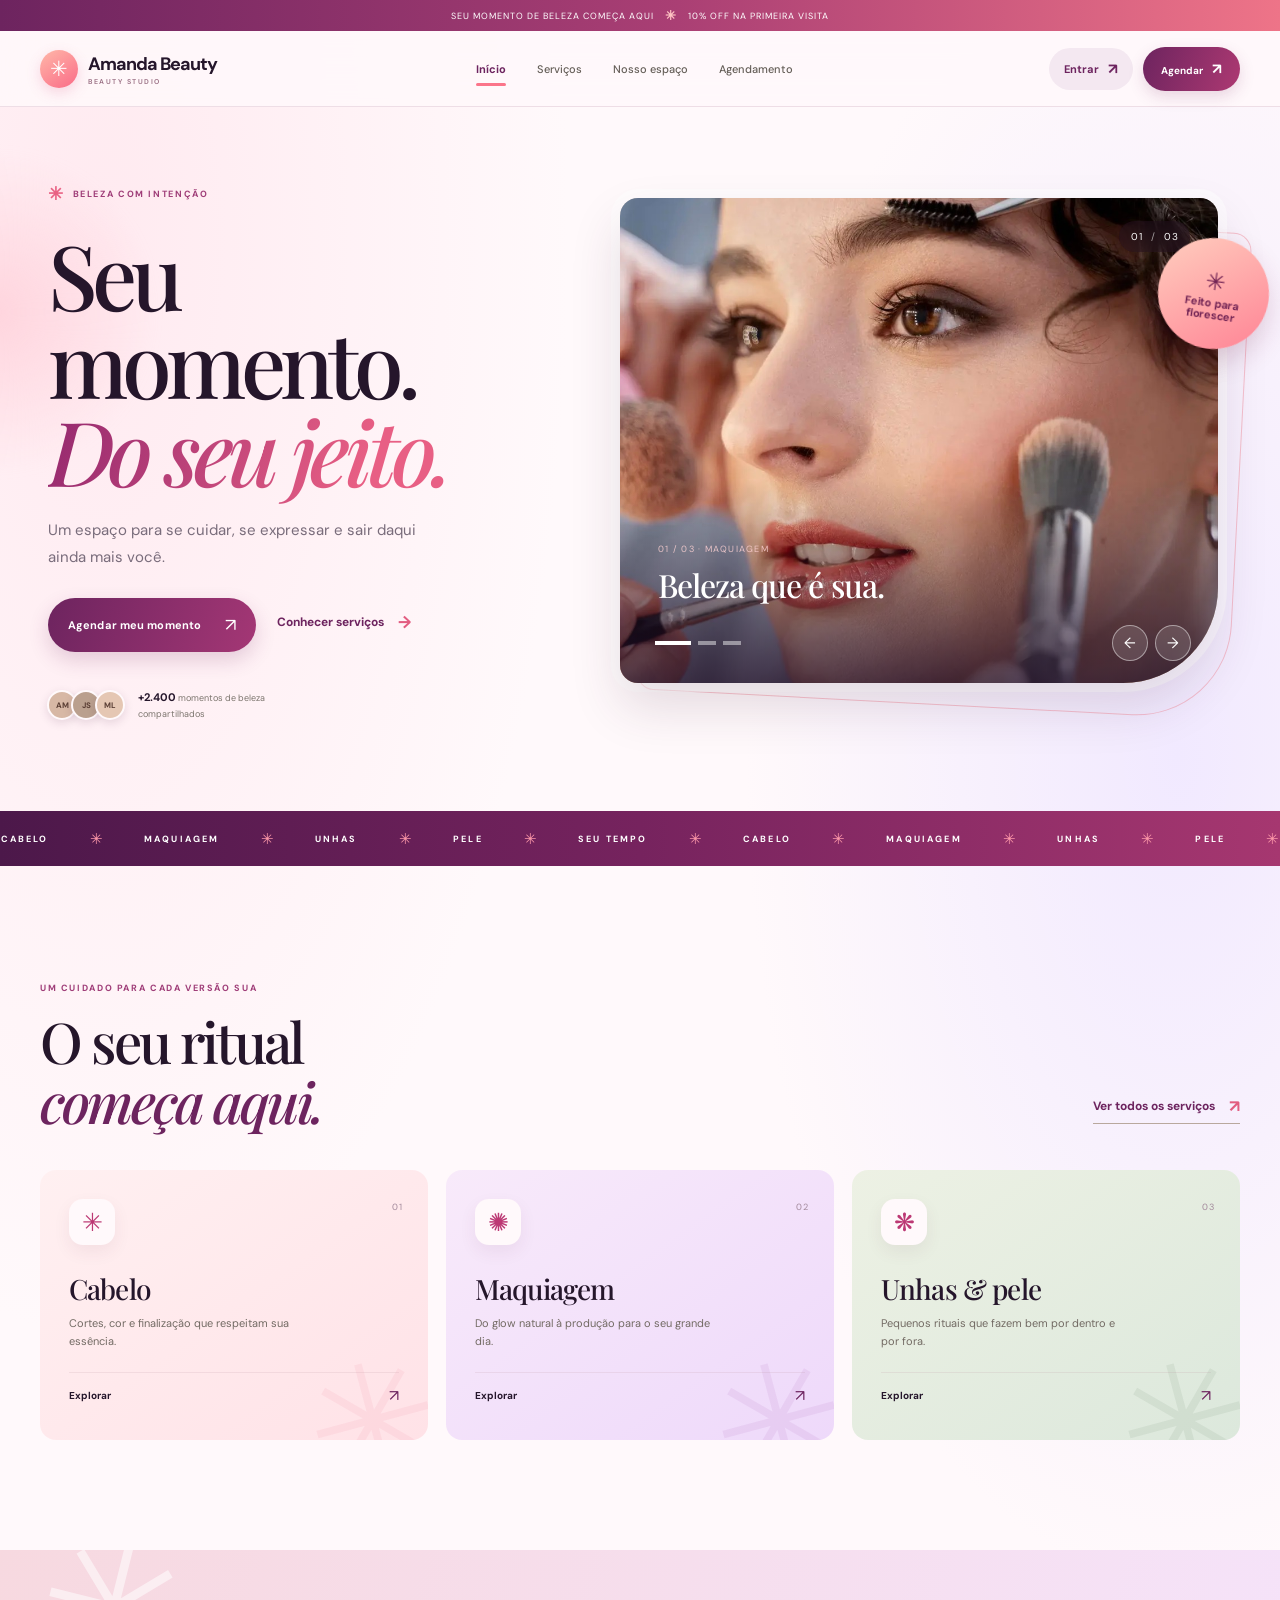
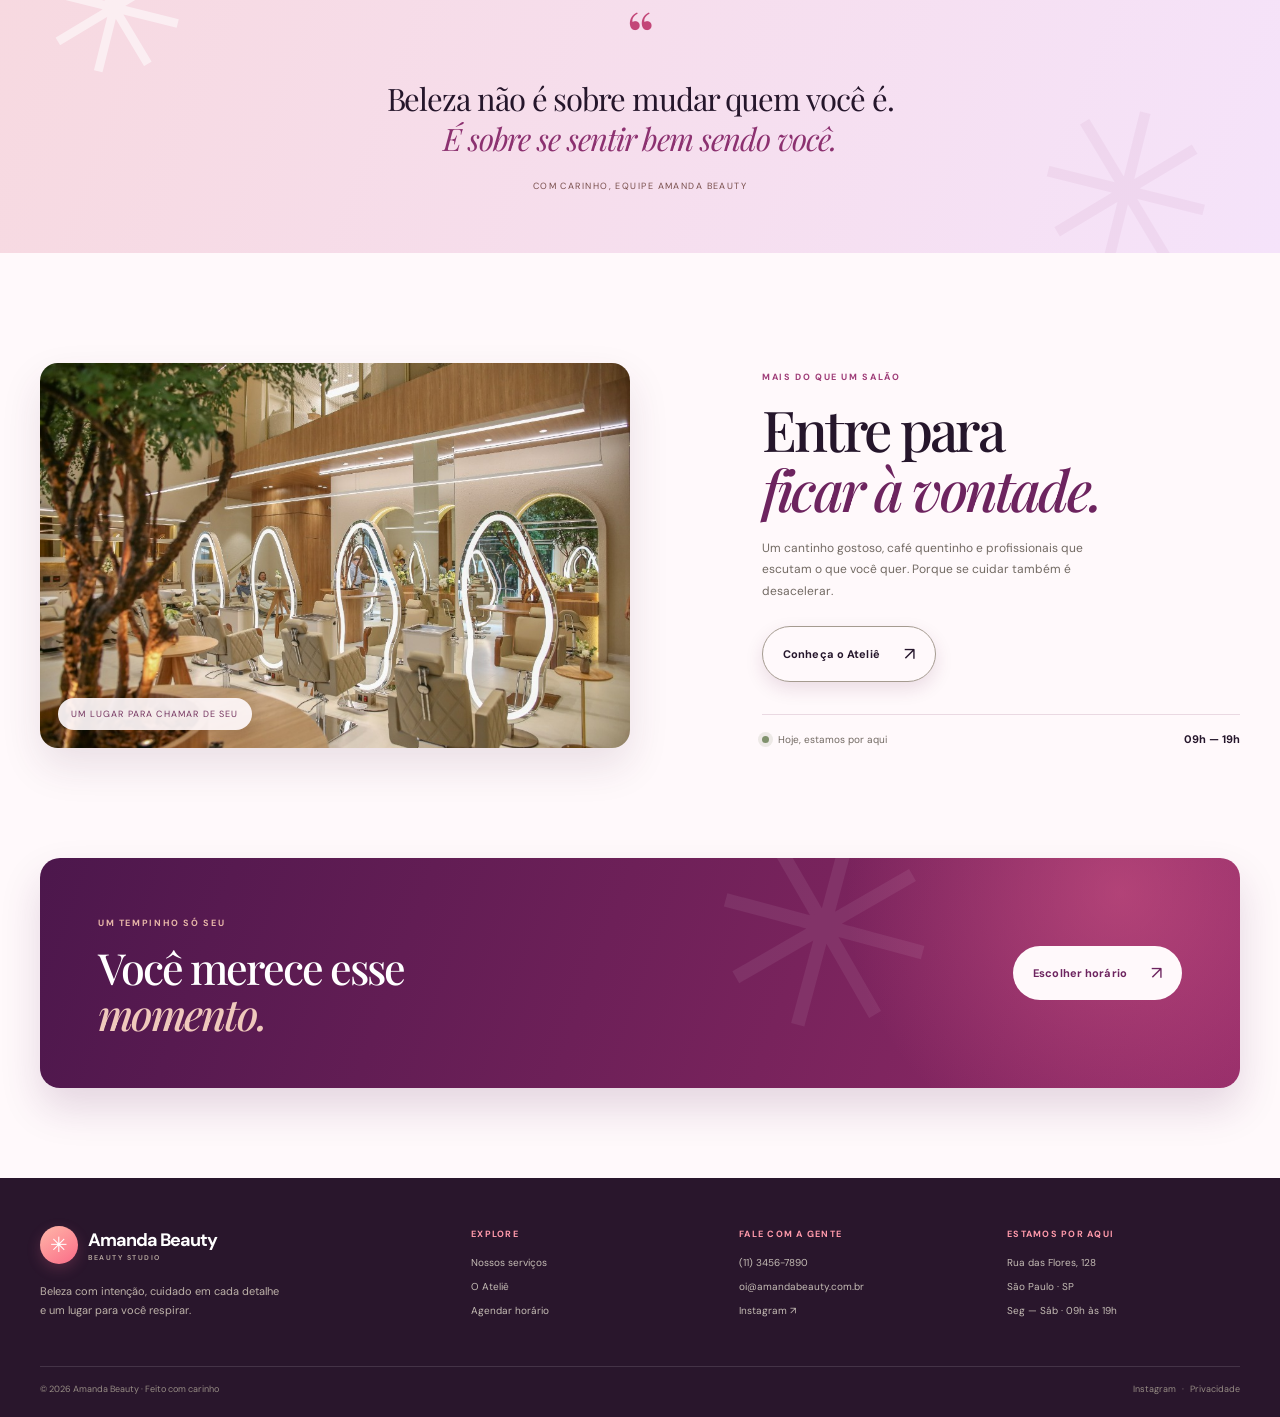
<file: index.html>
<!doctype html>
<html lang="pt-BR">
<head>
  <meta charset="utf-8"><meta name="viewport" content="width=device-width, initial-scale=1">
  <meta name="theme-color" content="#f8f4ef"><meta name="description" content="Amanda Beauty — beleza com intenção. Agende cabelo, maquiagem e cuidados para você.">
  <title>Amanda Beauty — beleza com intenção</title><link rel="stylesheet" href="styles.css">
</head>
<body data-page="home">
  <div id="site-header"></div>
  <main>
    <section class="hero wrap">
      <div class="hero-copy reveal">
        <span class="eyebrow"><i class="sparkle">✳</i> beleza com intenção</span>
        <h1>Seu momento.<br><em>Do seu jeito.</em></h1>
        <p class="lead">Um espaço para se cuidar, se expressar e sair daqui ainda mais você.</p>
        <div class="hero-actions"><a class="button button-dark" href="agenda.html">Agendar meu momento <span>↗</span></a><a class="text-link" href="servicos.html">Conhecer serviços <span>→</span></a></div>
        <div class="hero-social"><div class="avatar-stack"><span>AM</span><span>JS</span><span>ML</span></div><p><strong>+2.400</strong> momentos de beleza<br>compartilhados</p></div>
      </div>
      <div class="hero-visual reveal">
        <div class="carousel" aria-label="Galeria Amanda Beauty">
          <div class="carousel-track">
            <article class="carousel-slide is-active"><img src="assets/makeup-artista.jpeg" alt="Maquiadora realçando a beleza de uma cliente"><div class="slide-caption"><span>01 / 03 · maquiagem</span><b>Beleza que é sua.</b></div></article>
            <article class="carousel-slide"><img src="assets/salao.jpeg" alt="Interior elegante e acolhedor de um salão de beleza"><div class="slide-caption"><span>02 / 03 · nosso espaço</span><b>Um respiro no seu dia.</b></div></article>
            <article class="carousel-slide"><img src="assets/makeup-flatlay.jpeg" alt="Paleta de maquiagem e pincéis em tons quentes"><div class="slide-caption"><span>03 / 03 · detalhes</span><b>Feito com carinho.</b></div></article>
          </div>
          <div class="carousel-controls"><div class="carousel-dots" aria-label="Escolher imagem"><button class="dot is-active" aria-label="Imagem 1" data-slide="0"></button><button class="dot" aria-label="Imagem 2" data-slide="1"></button><button class="dot" aria-label="Imagem 3" data-slide="2"></button></div><div class="carousel-arrows"><button class="carousel-prev" aria-label="Imagem anterior">←</button><button class="carousel-next" aria-label="Próxima imagem">→</button></div></div>
          <div class="carousel-index">01 <span>/</span> 03</div>
        </div>
        <div class="hero-sticker"><span>✳</span><b>Feito para<br>florescer</b></div>
      </div>
    </section>

    <section class="ticker" aria-label="Nossos cuidados"><div class="ticker-track"><span>CABELO</span><i>✳</i><span>MAQUIAGEM</span><i>✳</i><span>UNHAS</span><i>✳</i><span>PELE</span><i>✳</i><span>SEU TEMPO</span><i>✳</i><span>CABELO</span><i>✳</i><span>MAQUIAGEM</span><i>✳</i><span>UNHAS</span><i>✳</i><span>PELE</span><i>✳</i></div></section>

    <section class="section wrap services-intro">
      <div class="section-heading reveal"><div><span class="eyebrow">um cuidado para cada versão sua</span><h2>O seu ritual<br><em>começa aqui.</em></h2></div><a class="text-link" href="servicos.html">Ver todos os serviços <span>↗</span></a></div>
      <div class="service-cards">
        <a class="service-card reveal" href="servicos.html#cabelo"><span class="service-icon">✳</span><span class="card-count">01</span><h3>Cabelo</h3><p>Cortes, cor e finalização que respeitam sua essência.</p><span class="card-link">Explorar <b>↗</b></span></a>
        <a class="service-card service-card-rose reveal" href="servicos.html#maquiagem"><span class="service-icon">✺</span><span class="card-count">02</span><h3>Maquiagem</h3><p>Do glow natural à produção para o seu grande dia.</p><span class="card-link">Explorar <b>↗</b></span></a>
        <a class="service-card service-card-olive reveal" href="servicos.html#unhas"><span class="service-icon">❋</span><span class="card-count">03</span><h3>Unhas & pele</h3><p>Pequenos rituais que fazem bem por dentro e por fora.</p><span class="card-link">Explorar <b>↗</b></span></a>
      </div>
    </section>

    <section class="quote-band"><div class="quote-inner wrap reveal"><span class="quote-mark">“</span><p>Beleza não é sobre mudar quem você é.<br><em>É sobre se sentir bem sendo você.</em></p><span class="quote-sign">com carinho, equipe Amanda Beauty</span></div></section>

    <section class="section wrap visit-section">
      <div class="visit-image reveal"><img src="assets/salao.jpeg" alt="Ambiente iluminado do espaço Amanda Beauty"><span class="image-label">um lugar para chamar de seu</span></div>
      <div class="visit-copy reveal"><span class="eyebrow">mais do que um salão</span><h2>Entre para<br><em>ficar à vontade.</em></h2><p>Um cantinho gostoso, café quentinho e profissionais que escutam o que você quer. Porque se cuidar também é desacelerar.</p><a class="button button-outline" href="sobre.html">Conheça o Ateliê <span>↗</span></a><div class="open-hours"><span class="pulse-dot"></span><span>Hoje, estamos por aqui</span><b>09h — 19h</b></div></div>
    </section>
    <section class="booking-banner wrap reveal"><div><span class="eyebrow">um tempinho só seu</span><h2>Você merece esse<br><em>momento.</em></h2></div><a class="button button-light" href="agenda.html">Escolher horário <span>↗</span></a><div class="banner-flower">✳</div></section>
  </main>
  <div id="site-footer"></div><script src="app.js"></script>
</body></html>
</file>
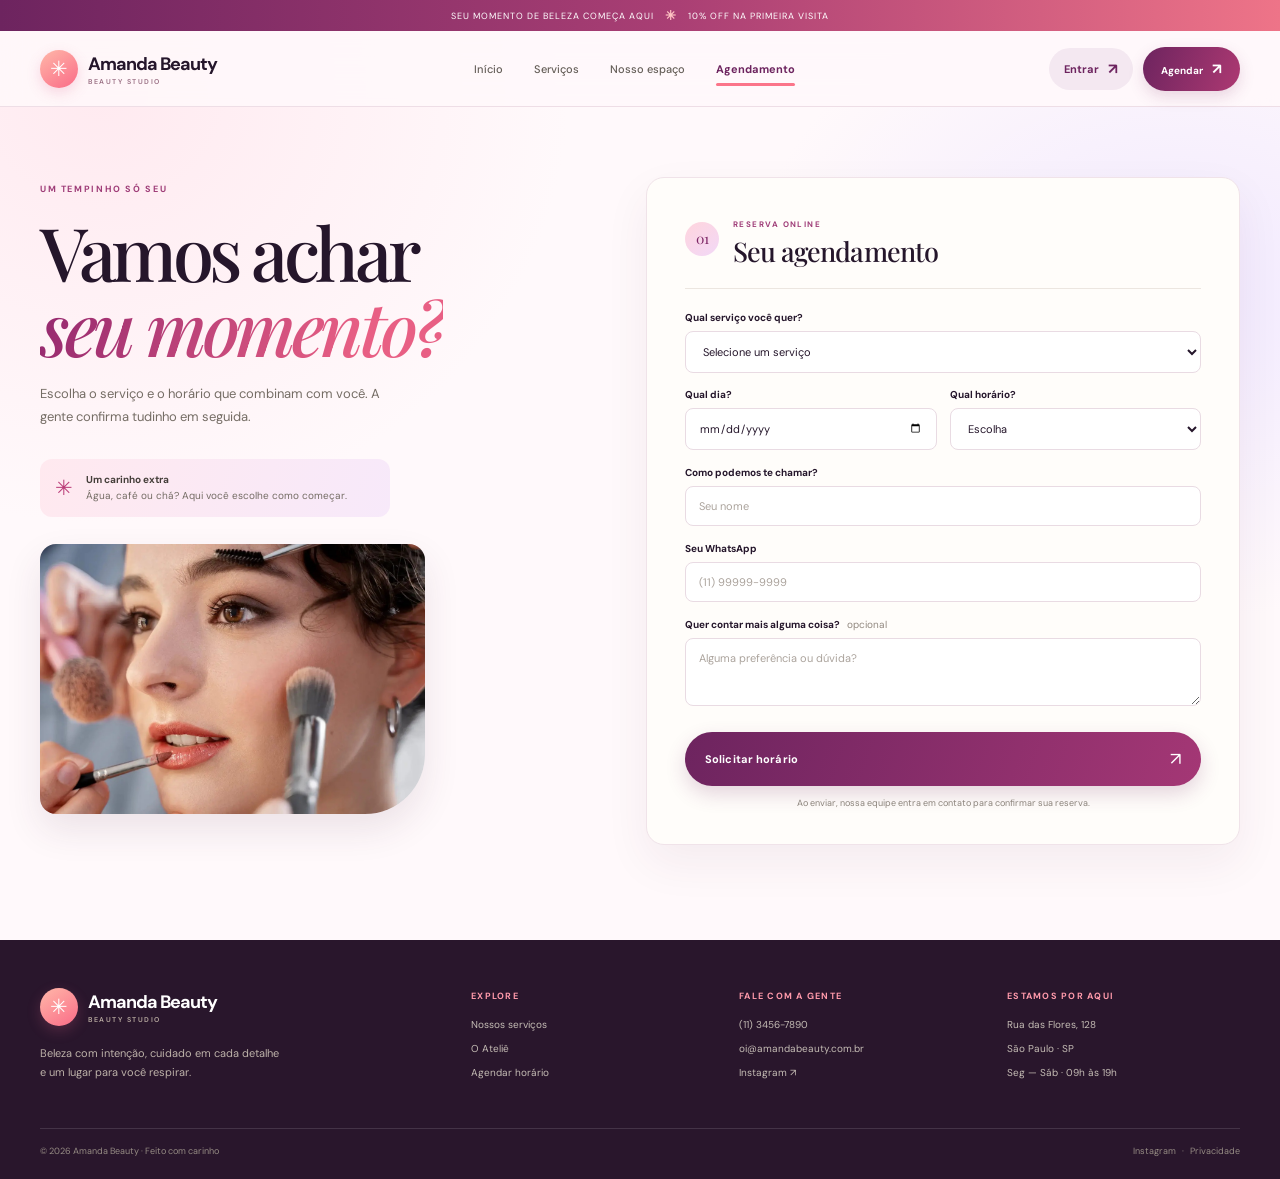
<file: agenda.html>
<!doctype html>
<html lang="pt-BR"><head><meta charset="utf-8"><meta name="viewport" content="width=device-width, initial-scale=1"><meta name="theme-color" content="#f8f4ef"><title>Agendar horário — Amanda Beauty</title><link rel="stylesheet" href="styles.css"></head>
<body data-page="agenda"><div id="site-header"></div><main>
  <section class="booking-page wrap"><div class="booking-intro"><span class="eyebrow">um tempinho só seu</span><h1>Vamos achar<br><em>seu momento?</em></h1><p>Escolha o serviço e o horário que combinam com você. A gente confirma tudinho em seguida.</p><div class="booking-note"><span>✳</span><p><b>Um carinho extra</b><br>Água, café ou chá? Aqui você escolhe como começar.</p></div><img src="assets/makeup-artista.jpeg" alt="Profissional realizando maquiagem em sua cliente"></div>
    <form class="booking-form" id="booking-form"><div class="form-heading"><span class="step-number">01</span><div><span class="eyebrow">reserva online</span><h2>Seu agendamento</h2></div></div>
      <label for="booking-service">Qual serviço você quer?</label><select id="booking-service" name="service" required><option value="">Selecione um serviço</option><option>Corte & escova</option><option>Cor & iluminação</option><option>Make social</option><option>Make & penteado</option><option>Manicure & pedicure</option><option>Skin care facial</option></select>
      <div class="form-row"><div><label for="booking-date">Qual dia?</label><input id="booking-date" type="date" name="date" required></div><div><label for="booking-time">Qual horário?</label><select id="booking-time" name="time" required><option value="">Escolha</option><option>09:00</option><option>10:30</option><option>12:00</option><option>14:00</option><option>15:30</option><option>17:00</option></select></div></div>
      <label for="booking-name">Como podemos te chamar?</label><input id="booking-name" name="name" type="text" placeholder="Seu nome" autocomplete="name" required>
      <label for="booking-phone">Seu WhatsApp</label><input id="booking-phone" name="phone" type="tel" placeholder="(11) 99999-9999" autocomplete="tel" required>
      <label for="booking-notes">Quer contar mais alguma coisa? <span class="optional">opcional</span></label><textarea id="booking-notes" name="notes" rows="3" placeholder="Alguma preferência ou dúvida?"></textarea>
      <button class="button button-dark form-submit" type="submit">Solicitar horário <span>↗</span></button><p class="form-legal">Ao enviar, nossa equipe entra em contato para confirmar sua reserva.</p><div class="form-feedback" role="status" aria-live="polite"></div>
    </form></section>
</main><div id="site-footer"></div><script src="app.js"></script></body></html>
</file>
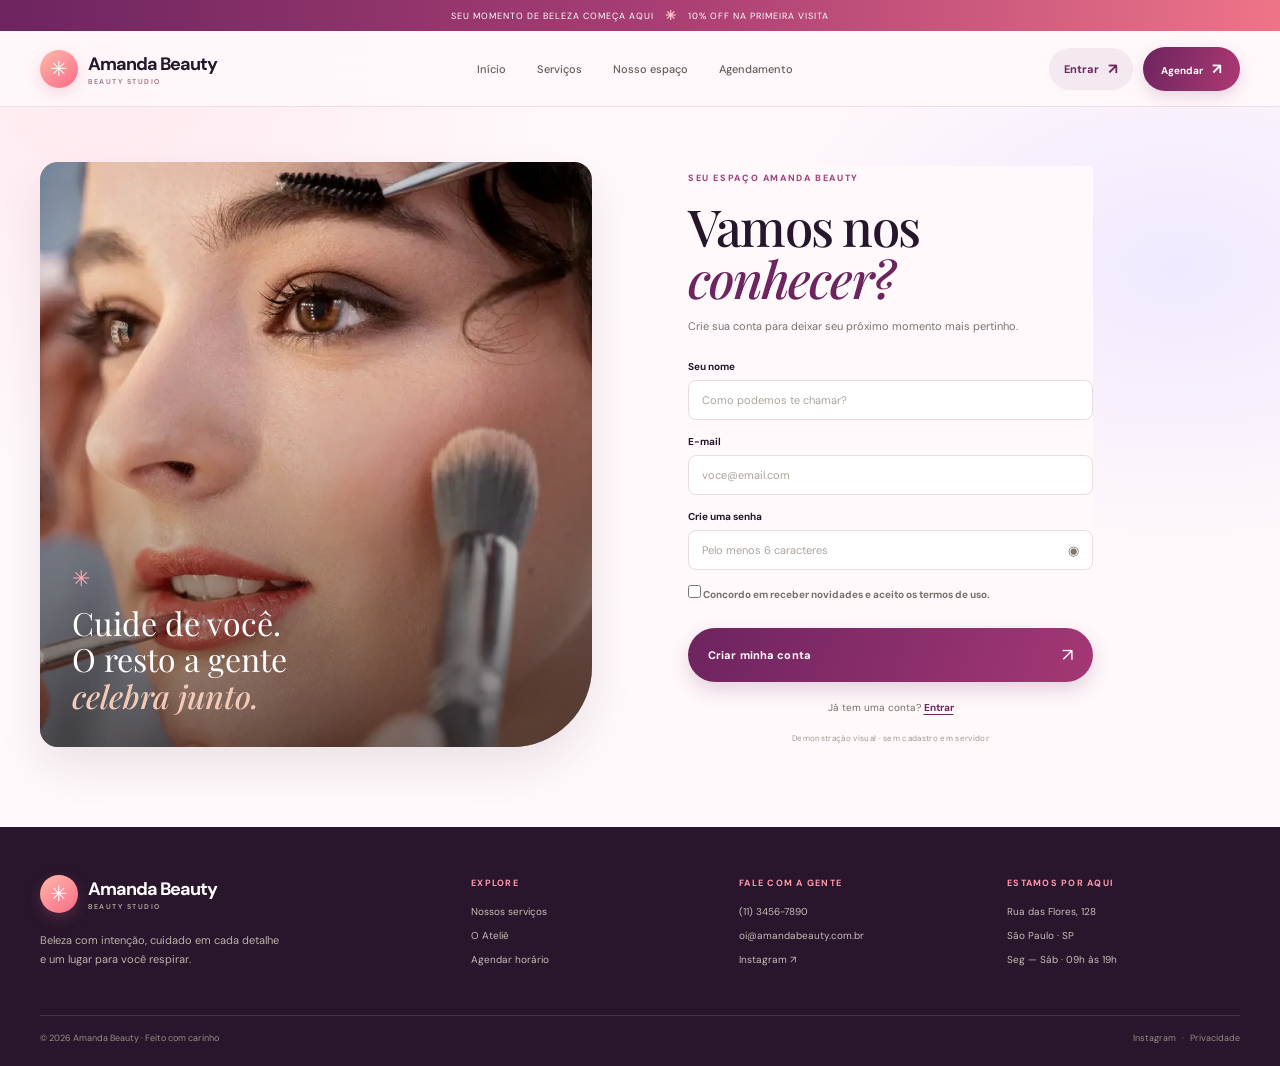
<file: cadastro.html>
<!doctype html>
<html lang="pt-BR"><head><meta charset="utf-8"><meta name="viewport" content="width=device-width, initial-scale=1"><meta name="theme-color" content="#f8f4ef"><title>Criar conta — Amanda Beauty</title><link rel="stylesheet" href="styles.css"></head>
<body data-page="cadastro"><div id="site-header"></div><main class="auth-page wrap register-page"><div class="auth-image"><img src="assets/makeup-artista.jpeg" alt="Cliente recebendo maquiagem profissional"><div class="auth-image-copy"><span>✳</span><p>Cuide de você.<br>O resto a gente<br><em>celebra junto.</em></p></div></div><section class="auth-panel"><span class="eyebrow">seu espaço Amanda Beauty</span><h1>Vamos nos<br><em>conhecer?</em></h1><p class="auth-sub">Crie sua conta para deixar seu próximo momento mais pertinho.</p><form class="auth-form" id="register-form"><label for="register-name">Seu nome</label><input id="register-name" name="name" type="text" autocomplete="name" placeholder="Como podemos te chamar?" required minlength="2"><label for="register-email">E-mail</label><input id="register-email" name="email" type="email" autocomplete="email" placeholder="voce@email.com" required><label for="register-password">Crie uma senha</label><div class="password-wrap"><input id="register-password" name="password" type="password" autocomplete="new-password" placeholder="Pelo menos 6 caracteres" required minlength="6"><button type="button" class="password-toggle" aria-label="Mostrar senha">◉</button></div><label class="check-label terms-check"><input type="checkbox" required> <span>Concordo em receber novidades e aceito os termos de uso.</span></label><button class="button button-dark form-submit" type="submit">Criar minha conta <span>↗</span></button><div class="form-feedback" role="status" aria-live="polite"></div></form><p class="auth-switch">Já tem uma conta? <a href="login.html">Entrar</a></p><p class="demo-note">Demonstração visual · sem cadastro em servidor</p></section></main><div id="site-footer"></div><script src="app.js"></script></body></html>
</file>
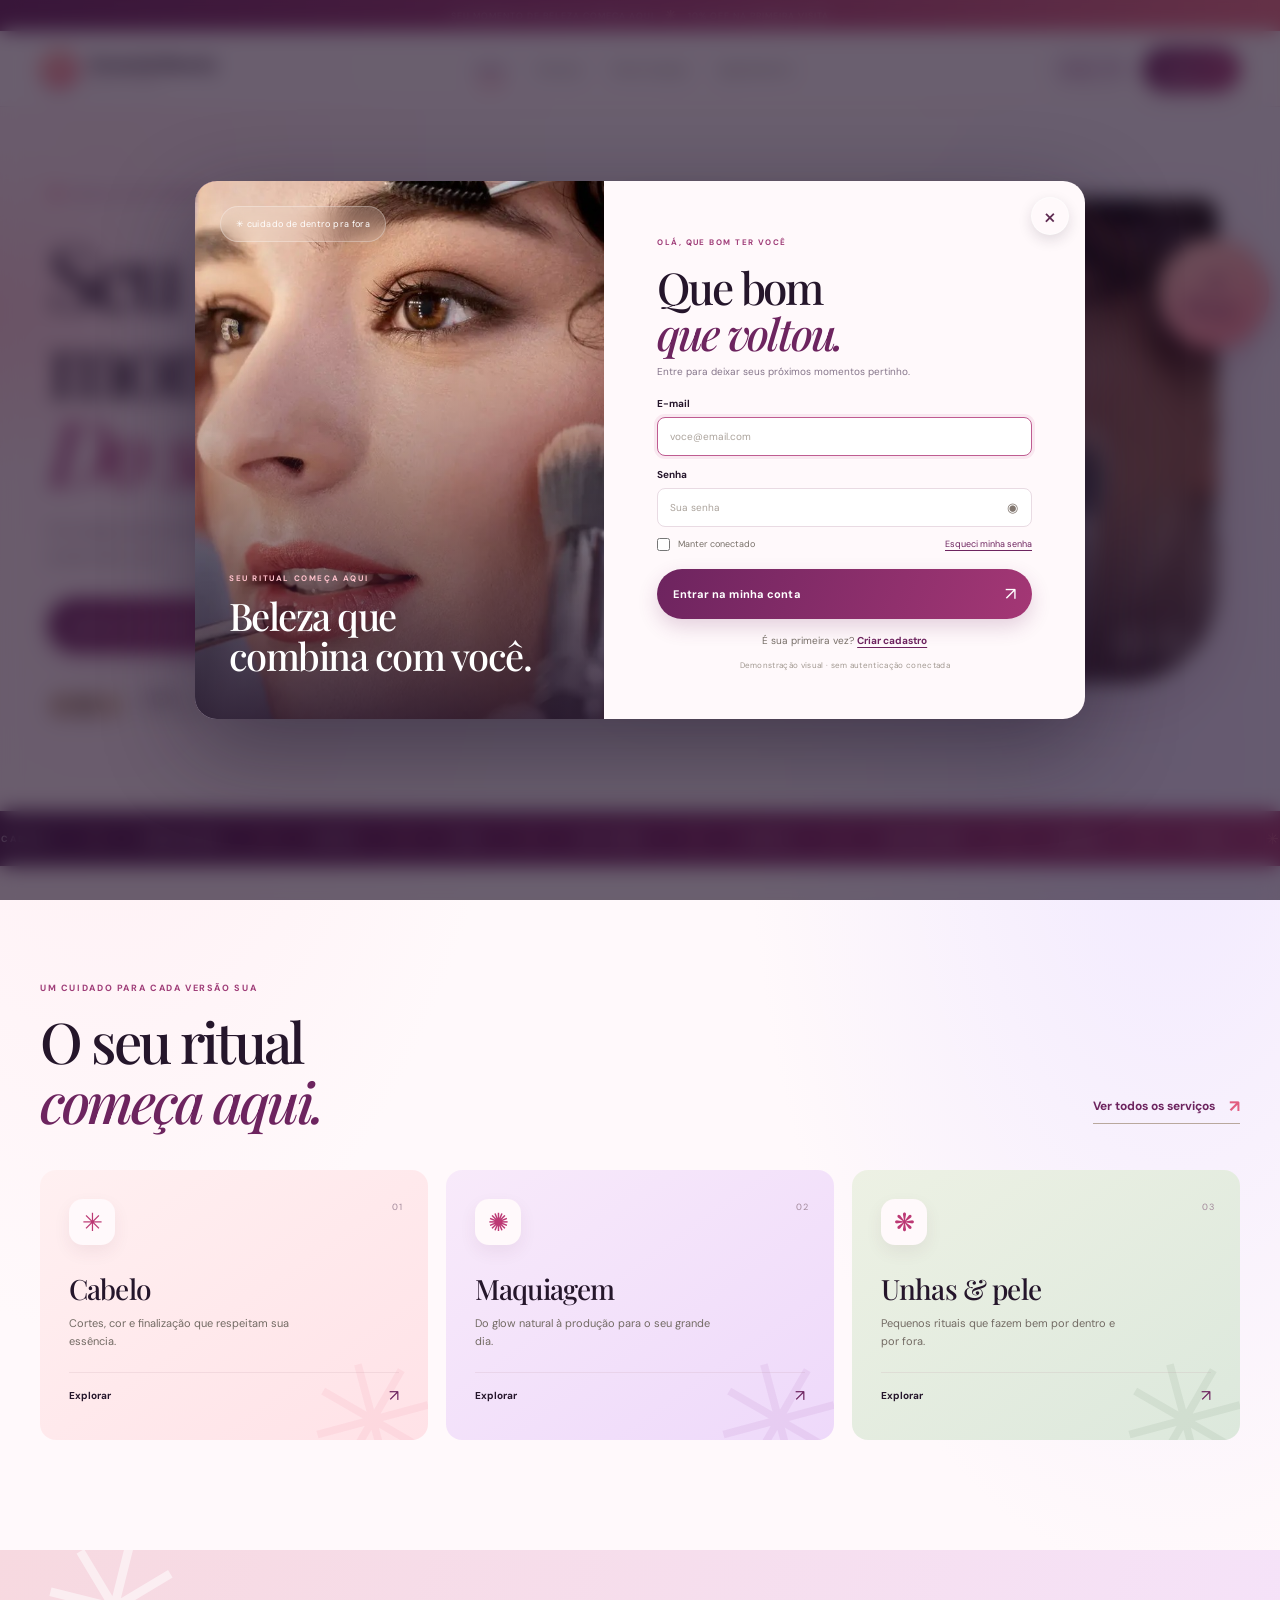
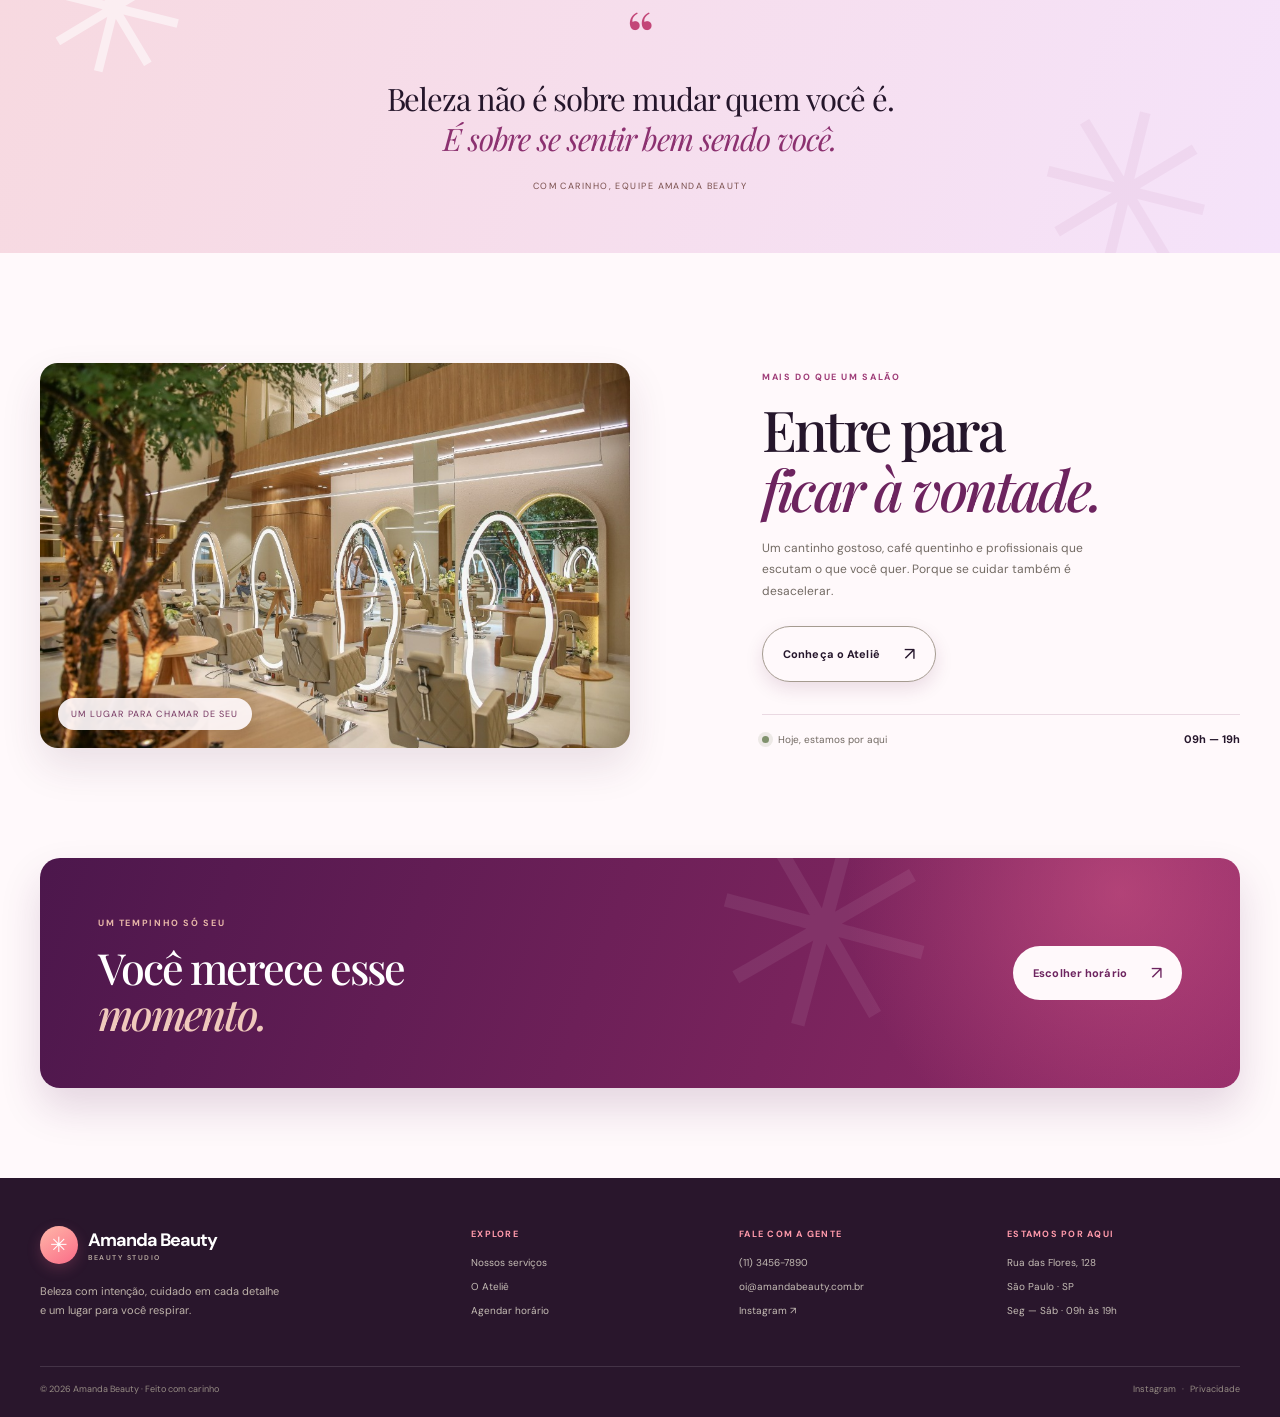
<file: login.html>
<!doctype html>
<html lang="pt-BR">
<head>
  <meta charset="utf-8"><meta name="viewport" content="width=device-width, initial-scale=1">
  <meta http-equiv="refresh" content="0; url=index.html#login">
  <title>Entrar — Amanda Beauty</title>
  <script>window.location.replace('index.html#login');</script>
</head>
<body><p>Abrindo o login… <a href="index.html#login">Clique aqui se não abrir automaticamente.</a></p></body>
</html>
</file>
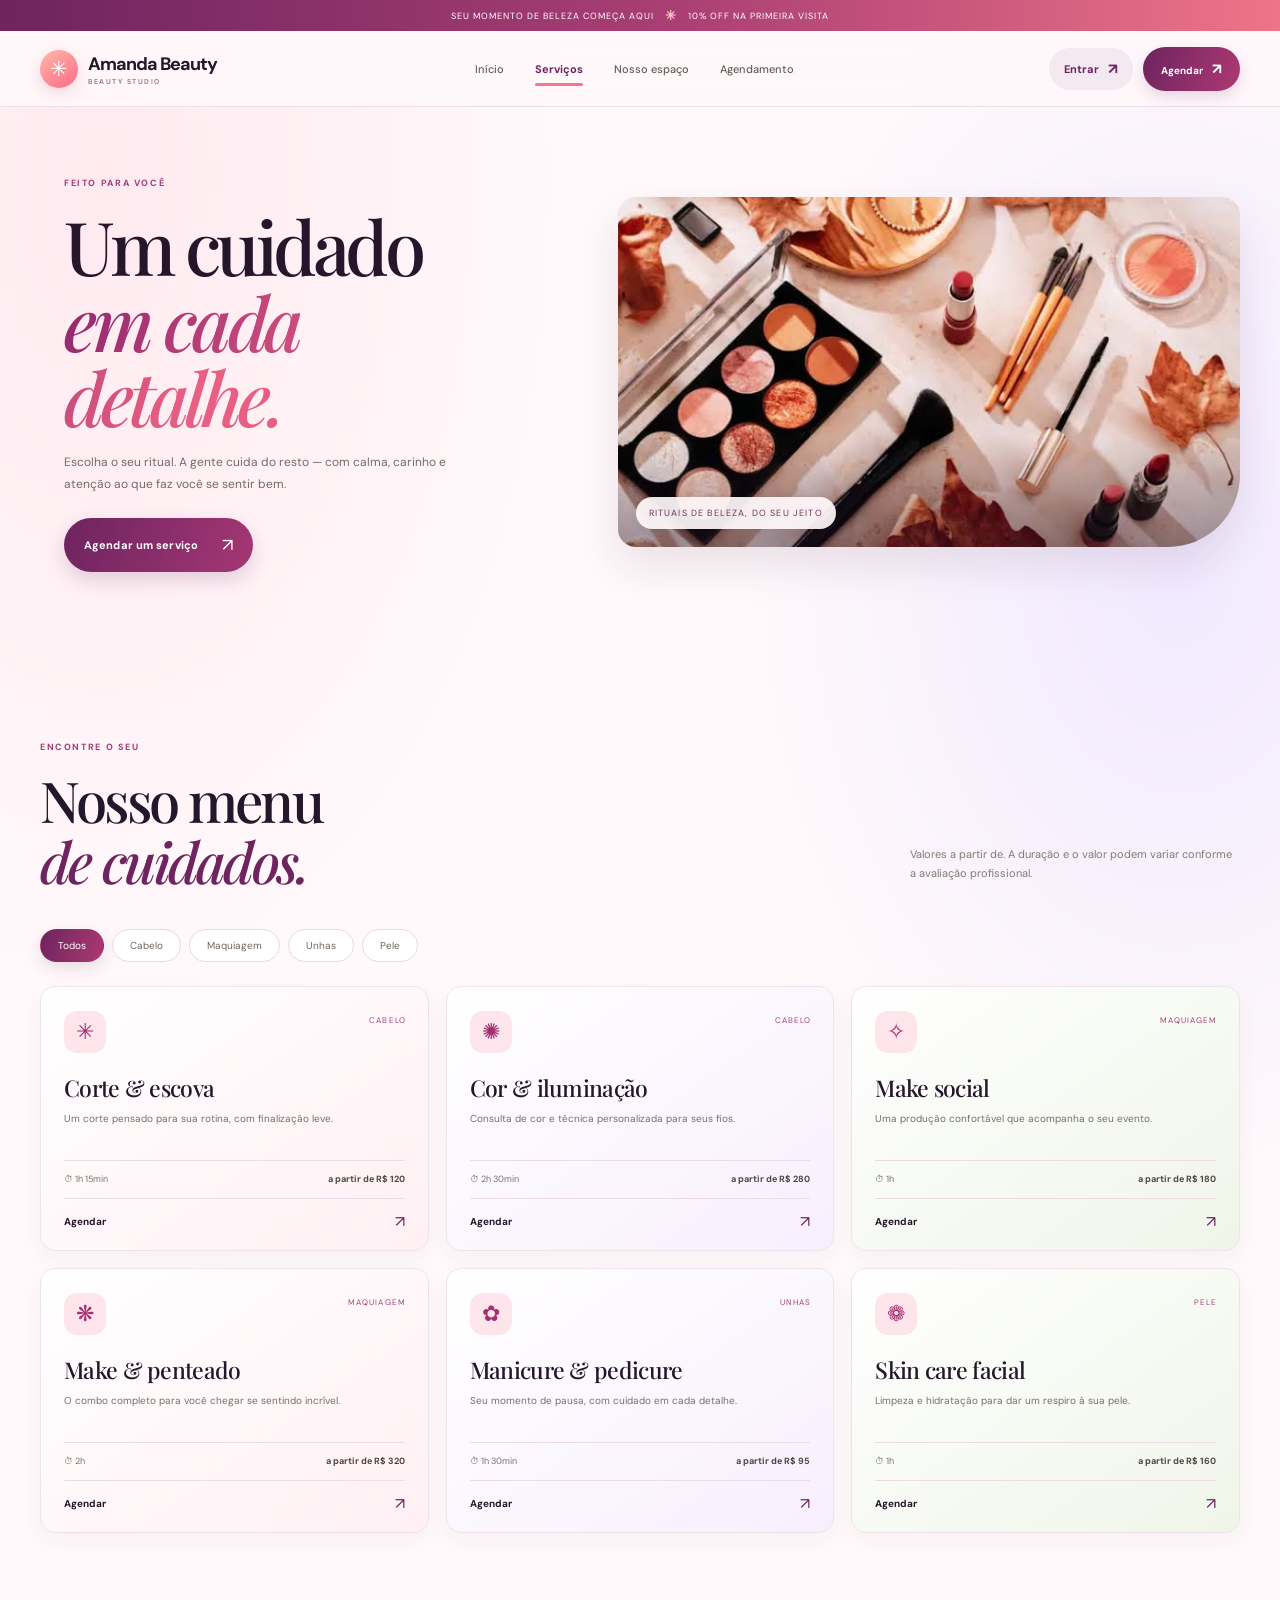
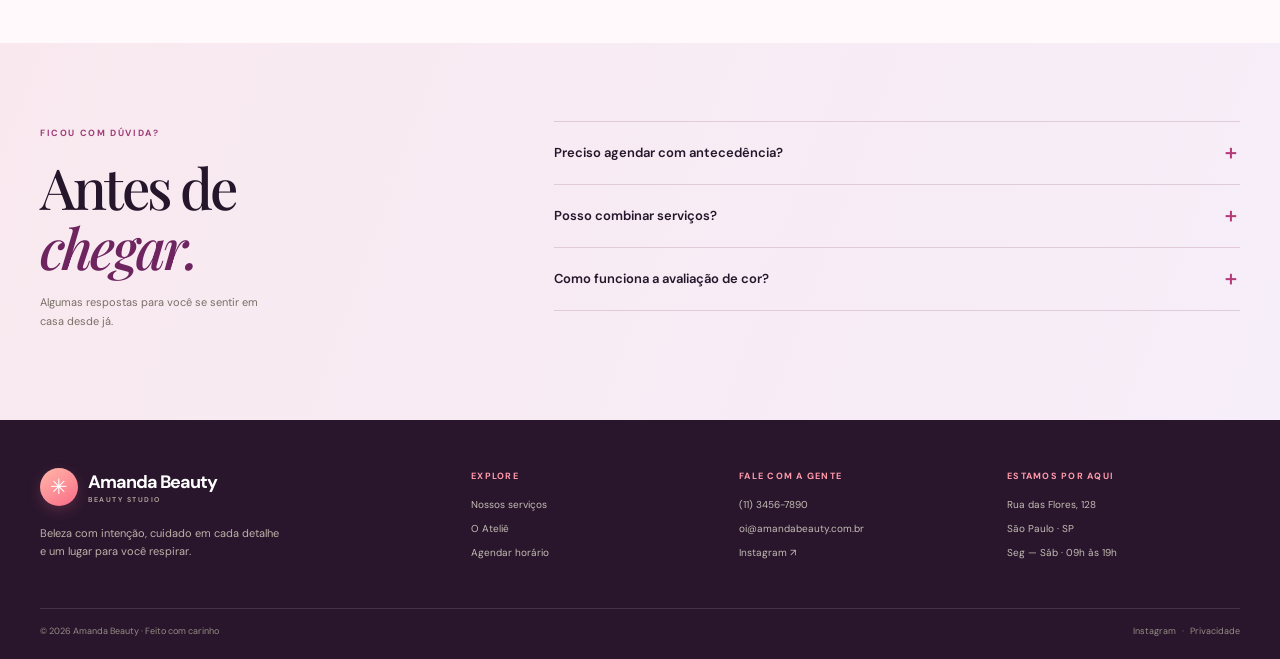
<file: servicos.html>
<!doctype html>
<html lang="pt-BR"><head><meta charset="utf-8"><meta name="viewport" content="width=device-width, initial-scale=1"><meta name="theme-color" content="#f8f4ef"><title>Serviços — Amanda Beauty</title><link rel="stylesheet" href="styles.css"></head>
<body data-page="servicos"><div id="site-header"></div><main>
  <section class="page-hero wrap"><div class="page-hero-copy"><span class="eyebrow">feito para você</span><h1>Um cuidado<br><em>em cada detalhe.</em></h1><p>Escolha o seu ritual. A gente cuida do resto — com calma, carinho e atenção ao que faz você se sentir bem.</p><a class="button button-dark" href="agenda.html">Agendar um serviço <span>↗</span></a></div><div class="page-hero-image"><img src="assets/makeup-flatlay.jpeg" alt="Produtos de maquiagem em uma mesa clara"><span class="image-label">rituais de beleza, do seu jeito</span></div></section>
  <section class="section wrap catalog-section"><div class="section-heading"><div><span class="eyebrow">encontre o seu</span><h2>Nosso menu<br><em>de cuidados.</em></h2></div><p class="subtle">Valores a partir de. A duração e o valor podem variar conforme a avaliação profissional.</p></div>
    <div class="filter-bar" role="group" aria-label="Filtrar serviços"><button class="filter-button is-active" data-filter="todos">Todos</button><button class="filter-button" data-filter="cabelo">Cabelo</button><button class="filter-button" data-filter="maquiagem">Maquiagem</button><button class="filter-button" data-filter="unhas">Unhas</button><button class="filter-button" data-filter="pele">Pele</button></div>
    <div class="catalog-grid">
      <article class="catalog-card" data-category="cabelo" id="cabelo"><div class="catalog-icon">✳</div><span class="catalog-tag">cabelo</span><h3>Corte & escova</h3><p>Um corte pensado para sua rotina, com finalização leve.</p><div class="catalog-meta"><span>⏱ 1h 15min</span><b>a partir de R$ 120</b></div><a href="agenda.html" class="card-link">Agendar <b>↗</b></a></article>
      <article class="catalog-card" data-category="cabelo"><div class="catalog-icon">✺</div><span class="catalog-tag">cabelo</span><h3>Cor & iluminação</h3><p>Consulta de cor e técnica personalizada para seus fios.</p><div class="catalog-meta"><span>⏱ 2h 30min</span><b>a partir de R$ 280</b></div><a href="agenda.html" class="card-link">Agendar <b>↗</b></a></article>
      <article class="catalog-card" data-category="maquiagem" id="maquiagem"><div class="catalog-icon">✧</div><span class="catalog-tag">maquiagem</span><h3>Make social</h3><p>Uma produção confortável que acompanha o seu evento.</p><div class="catalog-meta"><span>⏱ 1h</span><b>a partir de R$ 180</b></div><a href="agenda.html" class="card-link">Agendar <b>↗</b></a></article>
      <article class="catalog-card" data-category="maquiagem"><div class="catalog-icon">❋</div><span class="catalog-tag">maquiagem</span><h3>Make & penteado</h3><p>O combo completo para você chegar se sentindo incrível.</p><div class="catalog-meta"><span>⏱ 2h</span><b>a partir de R$ 320</b></div><a href="agenda.html" class="card-link">Agendar <b>↗</b></a></article>
      <article class="catalog-card" data-category="unhas" id="unhas"><div class="catalog-icon">✿</div><span class="catalog-tag">unhas</span><h3>Manicure & pedicure</h3><p>Seu momento de pausa, com cuidado em cada detalhe.</p><div class="catalog-meta"><span>⏱ 1h 30min</span><b>a partir de R$ 95</b></div><a href="agenda.html" class="card-link">Agendar <b>↗</b></a></article>
      <article class="catalog-card" data-category="pele" id="pele"><div class="catalog-icon">❁</div><span class="catalog-tag">pele</span><h3>Skin care facial</h3><p>Limpeza e hidratação para dar um respiro à sua pele.</p><div class="catalog-meta"><span>⏱ 1h</span><b>a partir de R$ 160</b></div><a href="agenda.html" class="card-link">Agendar <b>↗</b></a></article>
    </div>
  </section>
  <section class="faq-section"><div class="wrap faq-layout"><div><span class="eyebrow">ficou com dúvida?</span><h2>Antes de<br><em>chegar.</em></h2><p>Algumas respostas para você se sentir em casa desde já.</p></div><div class="faq-list"><details><summary>Preciso agendar com antecedência?<span>＋</span></summary><p>Recomendamos reservar seu horário com antecedência, especialmente para maquiagem, coloração e datas comemorativas.</p></details><details><summary>Posso combinar serviços?<span>＋</span></summary><p>Claro! Escolha os serviços na sua reserva e vamos organizar o melhor tempo para você.</p></details><details><summary>Como funciona a avaliação de cor?<span>＋</span></summary><p>Antes de iniciar, nossa profissional conversa com você, avalia seus fios e confirma a técnica, o tempo e o investimento.</p></details></div></div></section>
</main><div id="site-footer"></div><script src="app.js"></script></body></html>
</file>
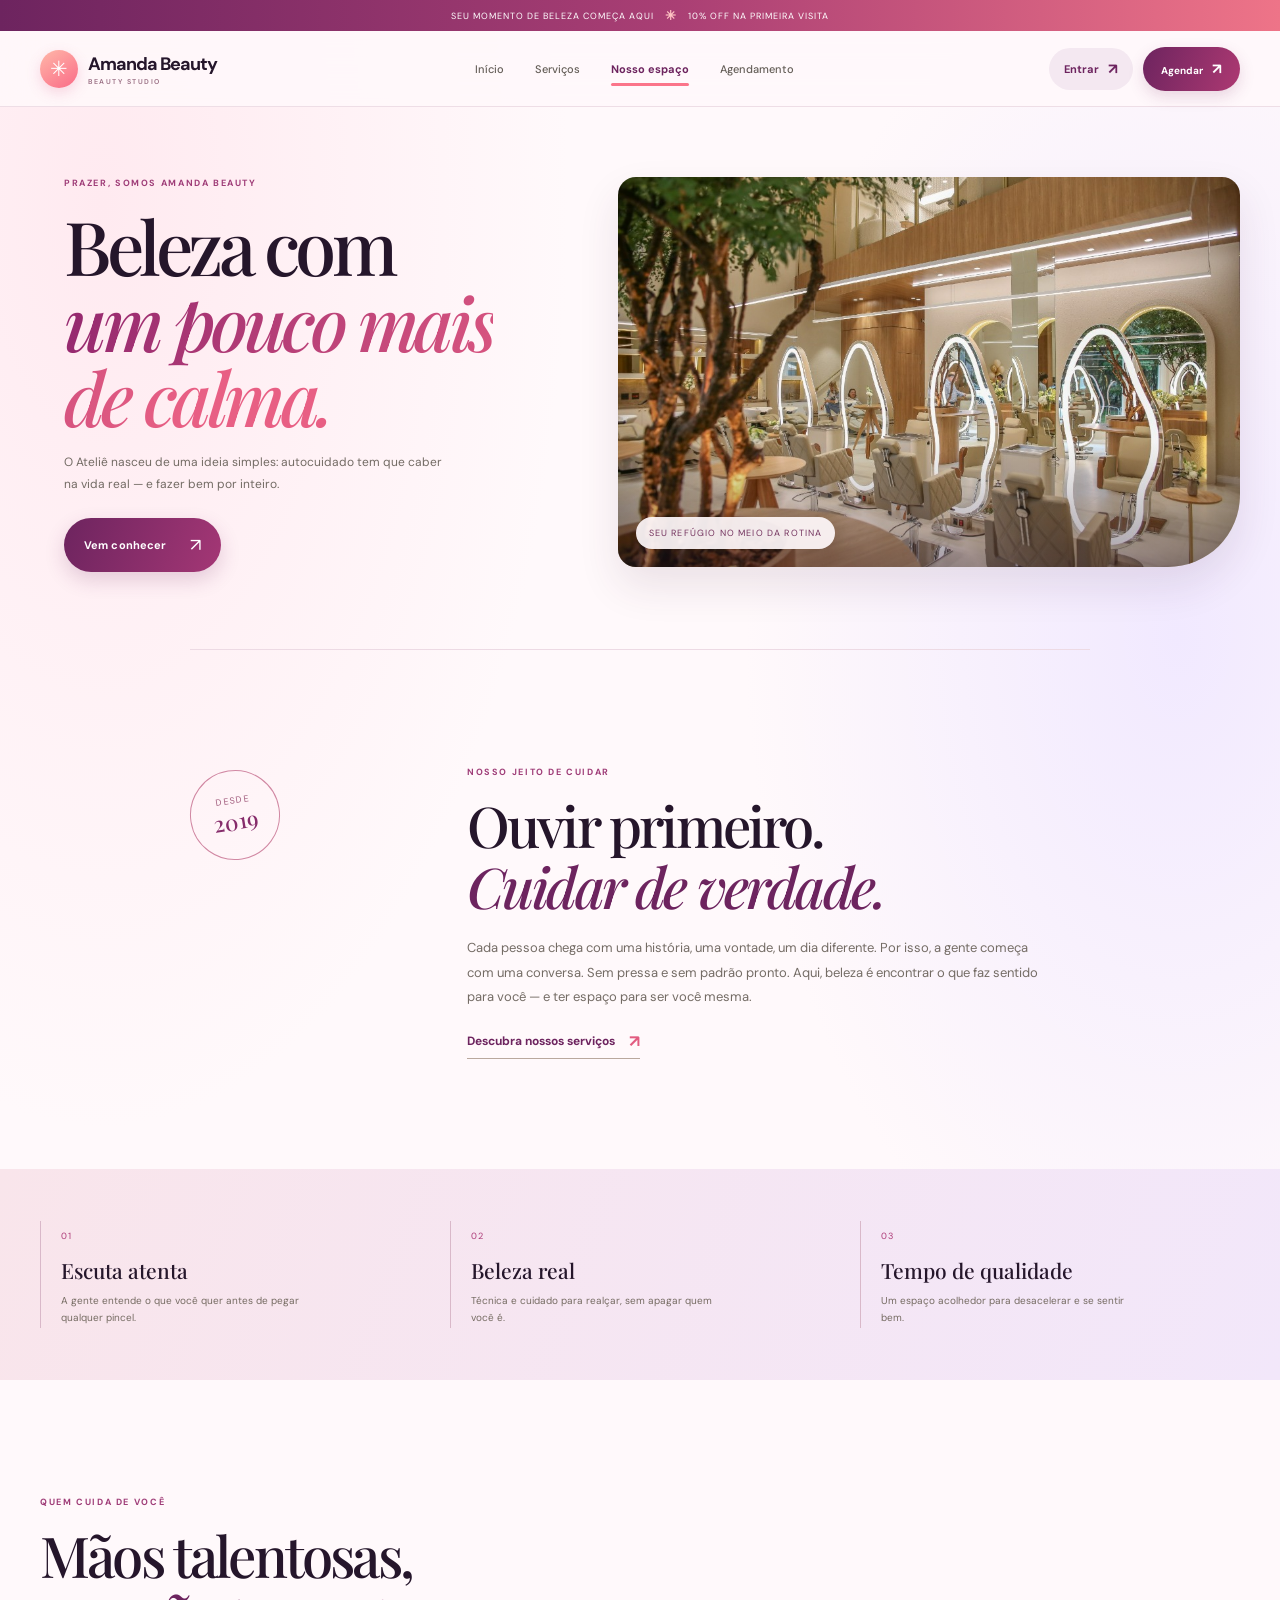
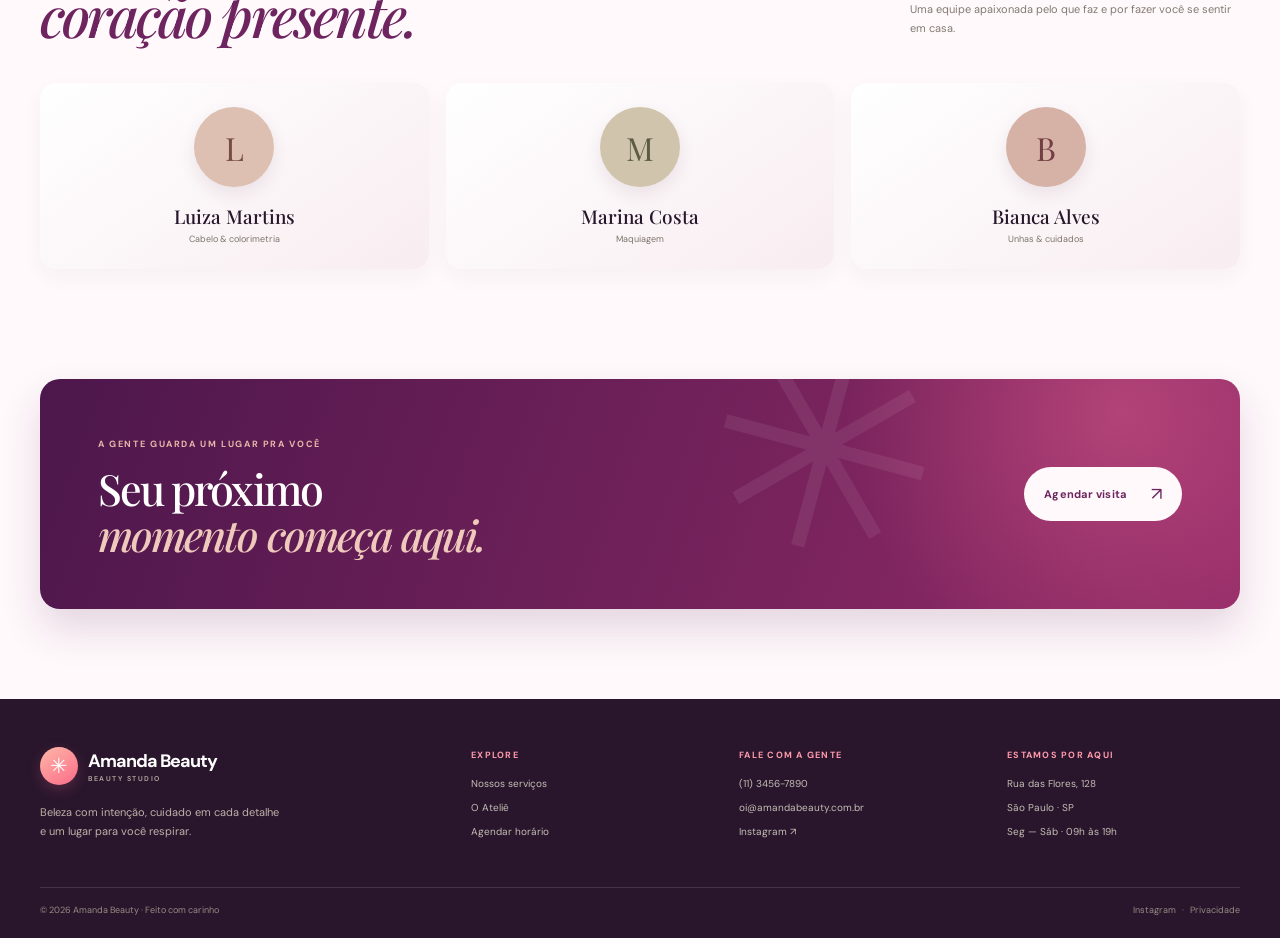
<file: sobre.html>
<!doctype html>
<html lang="pt-BR"><head><meta charset="utf-8"><meta name="viewport" content="width=device-width, initial-scale=1"><meta name="theme-color" content="#f8f4ef"><title>Nosso espaço — Amanda Beauty</title><link rel="stylesheet" href="styles.css"></head>
<body data-page="sobre"><div id="site-header"></div><main>
  <section class="page-hero about-hero wrap"><div class="page-hero-copy"><span class="eyebrow">prazer, somos Amanda Beauty</span><h1>Beleza com<br><em>um pouco mais<br>de calma.</em></h1><p>O Ateliê nasceu de uma ideia simples: autocuidado tem que caber na vida real — e fazer bem por inteiro.</p><a class="button button-dark" href="agenda.html">Vem conhecer <span>↗</span></a></div><div class="page-hero-image about-image"><img src="assets/salao.jpeg" alt="Salão acolhedor com estações iluminadas e plantas"><span class="image-label">seu refúgio no meio da rotina</span></div></section>
  <section class="about-story wrap section"><div class="story-stamp">desde<br><b>2019</b></div><div><span class="eyebrow">nosso jeito de cuidar</span><h2>Ouvir primeiro.<br><em>Cuidar de verdade.</em></h2><p class="story-text">Cada pessoa chega com uma história, uma vontade, um dia diferente. Por isso, a gente começa com uma conversa. Sem pressa e sem padrão pronto. Aqui, beleza é encontrar o que faz sentido para você — e ter espaço para ser você mesma.</p><a class="text-link" href="servicos.html">Descubra nossos serviços <span>↗</span></a></div></section>
  <section class="values-band"><div class="wrap values-grid"><article><span>01</span><h3>Escuta atenta</h3><p>A gente entende o que você quer antes de pegar qualquer pincel.</p></article><article><span>02</span><h3>Beleza real</h3><p>Técnica e cuidado para realçar, sem apagar quem você é.</p></article><article><span>03</span><h3>Tempo de qualidade</h3><p>Um espaço acolhedor para desacelerar e se sentir bem.</p></article></div></section>
  <section class="section wrap team-section"><div class="section-heading"><div><span class="eyebrow">quem cuida de você</span><h2>Mãos talentosas,<br><em>coração presente.</em></h2></div><p class="subtle">Uma equipe apaixonada pelo que faz e por fazer você se sentir em casa.</p></div><div class="team-cards"><article><div class="team-avatar avatar-one">L</div><h3>Luiza Martins</h3><p>Cabelo & colorimetria</p></article><article><div class="team-avatar avatar-two">M</div><h3>Marina Costa</h3><p>Maquiagem</p></article><article><div class="team-avatar avatar-three">B</div><h3>Bianca Alves</h3><p>Unhas & cuidados</p></article></div></section>
  <section class="booking-banner wrap"><div><span class="eyebrow">a gente guarda um lugar pra você</span><h2>Seu próximo<br><em>momento começa aqui.</em></h2></div><a class="button button-light" href="agenda.html">Agendar visita <span>↗</span></a><div class="banner-flower">✳</div></section>
</main><div id="site-footer"></div><script src="app.js"></script></body></html>
</file>
<file: styles.css>
@import url('https://fonts.googleapis.com/css2?family=DM+Sans:wght@400;500;600;700&family=Playfair+Display:ital,wght@0,500;0,600;0,700;1,500;1,600&display=swap');
:root{--paper:#f8f4ef;--cream:#efe7dc;--ink:#282420;--muted:#77716b;--berry:#733c45;--rose:#d89b98;--peach:#e9b6a5;--olive:#73745e;--line:#ded7ce;--serif:'Playfair Display',Georgia,serif;--sans:'DM Sans',Arial,sans-serif;--wrap:1160px}*{box-sizing:border-box}html{scroll-behavior:smooth}body{margin:0;background:var(--paper);color:var(--ink);font-family:var(--sans);font-size:15px;-webkit-font-smoothing:antialiased}img{display:block;width:100%;height:100%;object-fit:cover}a{color:inherit;text-decoration:none}button,input,select,textarea{font:inherit}button{color:inherit}.wrap{width:min(var(--wrap),calc(100% - 64px));margin:0 auto}.eyebrow{display:inline-flex;align-items:center;gap:8px;text-transform:uppercase;letter-spacing:.15em;font-size:10px;font-weight:700;color:var(--berry)}.sparkle{font-style:normal;font-size:18px;color:var(--rose)}h1,h2,h3,p{margin-top:0}h1,h2{font-family:var(--serif);font-weight:500;letter-spacing:-.035em}h1 em,h2 em,.auth-image-copy em{color:var(--berry);font-weight:500}h1{font-size:clamp(48px,6vw,78px);line-height:1.02;margin:21px 0 20px}h2{font-size:clamp(38px,4.2vw,55px);line-height:1.07;margin:15px 0}.lead{max-width:410px;color:#6f6962;font-size:17px;line-height:1.7;margin-bottom:27px}.button{display:inline-flex;align-items:center;justify-content:space-between;gap:24px;padding:15px 20px;border-radius:3px;font-size:12px;font-weight:700;letter-spacing:.01em;transition:transform .2s,background .2s,color .2s,border-color .2s}.button:hover{transform:translateY(-2px)}.button span{font-size:18px;font-weight:400}.button-dark{background:var(--berry);color:#fff}.button-dark:hover{background:#5e3038}.button-light{background:var(--paper);color:var(--berry)}.button-light:hover{background:#fff}.button-outline{border:1px solid #a59b90;color:var(--ink)}.button-outline:hover{border-color:var(--berry);color:var(--berry)}.text-link{display:inline-flex;align-items:center;gap:14px;font-size:12px;font-weight:700;border-bottom:1px solid #b9a89d;padding-bottom:6px}.text-link span{color:var(--berry);font-size:17px}.site-header{position:relative;z-index:8;background:rgba(248,244,239,.92);backdrop-filter:blur(12px)}.announcement{height:29px;display:flex;align-items:center;justify-content:center;background:#ebe1d7;color:#655850;font-size:9px;letter-spacing:.13em;text-transform:uppercase}.announcement b{margin:0 7px;color:var(--berry)}.nav-wrap{width:min(var(--wrap),calc(100% - 64px));height:78px;margin:auto;display:flex;align-items:center;justify-content:space-between;border-bottom:1px solid rgba(40,36,32,.09)}.brand{display:flex;align-items:center;gap:10px;min-width:180px}.brand-mark{width:34px;height:34px;display:grid;place-items:center;border:1px solid #b38a7e;border-radius:50%;color:var(--berry);font-size:21px}.brand-name{font-family:var(--serif);font-size:22px;letter-spacing:-.04em}.brand-name small{display:block;font-family:var(--sans);font-size:7px;font-weight:600;letter-spacing:.22em;text-transform:uppercase;color:#82766d;margin-top:1px}.nav-links{display:flex;align-items:center;gap:31px}.nav-links a{font-size:11px;color:#655e58;transition:color .2s}.nav-links a:hover,.nav-links a.active{color:var(--berry)}.nav-links a.active{font-weight:700}.nav-actions{display:flex;align-items:center;gap:17px}.nav-login{font-size:11px;color:#645d57}.nav-book{padding:12px 15px;background:var(--berry);color:#fff;font-size:10px;font-weight:700;border-radius:2px}.nav-book:hover{background:#5e3038}.menu-toggle{display:none;border:0;background:transparent;font-size:24px}.hero{display:grid;grid-template-columns:.9fr 1.1fr;align-items:center;gap:7.5%;padding:55px 0 72px;min-height:585px}.hero-copy{padding:0 0 0 24px}.hero-copy h1{margin-top:24px}.hero-actions{display:flex;align-items:center;gap:25px}.hero-social{display:flex;align-items:center;gap:13px;margin-top:42px}.avatar-stack{display:flex;padding-left:5px}.avatar-stack span{width:30px;height:30px;border-radius:50%;display:grid;place-items:center;border:2px solid var(--paper);margin-left:-6px;background:#d7b8a5;color:#5a3e34;font-size:8px;font-weight:700}.avatar-stack span:nth-child(2){background:#baa08e}.avatar-stack span:nth-child(3){background:#e5c7b3}.hero-social p{margin:0;color:#7c756e;font-size:9px;line-height:1.6}.hero-social strong{color:var(--ink);font-size:11px}.hero-visual{position:relative;padding:0 18px 18px 0}.carousel{position:relative;height:434px;overflow:hidden;background:#e2d5c9;box-shadow:0 22px 45px rgba(62,42,30,.12)}.carousel-track{display:flex;height:100%;transition:transform .65s cubic-bezier(.2,.7,.2,1)}.carousel-slide{flex:0 0 100%;height:100%;position:relative}.carousel-slide:after{content:"";position:absolute;inset:30% 0 0;background:linear-gradient(transparent,rgba(27,20,18,.55))}.carousel-slide img{transition:transform 5s;object-position:center}.carousel-slide.is-active img{transform:scale(1.035)}.slide-caption{position:absolute;z-index:1;bottom:70px;left:36px;color:#fff;display:flex;flex-direction:column;gap:8px}.slide-caption span{font-size:9px;letter-spacing:.14em;text-transform:uppercase;opacity:.83}.slide-caption b{font-family:var(--serif);font-weight:500;font-size:29px}.carousel-controls{position:absolute;z-index:2;bottom:20px;left:32px;right:24px;display:flex;align-items:center;justify-content:space-between}.carousel-dots{display:flex;gap:7px}.dot{width:18px;height:4px;padding:0;border:0;background:rgba(255,255,255,.45);cursor:pointer;transition:width .25s,background .25s}.dot.is-active{width:36px;background:#fff}.carousel-arrows{display:flex;gap:7px}.carousel-arrows button{width:32px;height:32px;border:1px solid rgba(255,255,255,.7);border-radius:50%;background:transparent;color:#fff;cursor:pointer;transition:background .2s}.carousel-arrows button:hover{background:rgba(255,255,255,.22)}.carousel-index{position:absolute;top:20px;right:31px;z-index:2;color:#fff;font-size:10px;letter-spacing:.09em}.carousel-index span{opacity:.6;margin:0 4px}.hero-sticker{position:absolute;right:-23px;top:33px;width:102px;height:102px;background:#e1ae9e;color:var(--berry);border-radius:50%;display:flex;flex-direction:column;align-items:center;justify-content:center;transform:rotate(8deg);box-shadow:0 6px 20px #4d32201f}.hero-sticker span{font-size:22px}.hero-sticker b{font-family:var(--serif);font-size:14px;line-height:1.1;text-align:center;font-weight:500}.ticker{overflow:hidden;background:#ede4da;color:#685b50;height:52px;display:flex;align-items:center}.ticker-track{display:flex;justify-content:space-around;align-items:center;min-width:1120px;width:100%;animation:ticker 38s linear infinite;gap:40px}.ticker-track span{font-size:9px;font-weight:700;letter-spacing:.2em;white-space:nowrap}.ticker-track i{font-style:normal;color:#ba8379;font-size:15px}@keyframes ticker{0%{transform:translateX(0)}100%{transform:translateX(-15%)}}.section{padding-top:102px;padding-bottom:102px}.section-heading{display:flex;align-items:end;justify-content:space-between;margin-bottom:35px}.section-heading h2{margin-bottom:0}.section-heading>.text-link{margin-bottom:8px}.service-cards{display:grid;grid-template-columns:repeat(3,1fr);gap:16px}.service-card{min-height:252px;position:relative;padding:28px;background:#eee6dc;transition:transform .25s,box-shadow .25s}.service-card:hover{transform:translateY(-5px);box-shadow:0 15px 25px #3f261010}.service-card-rose{background:#ead9d4}.service-card-olive{background:#e3e2d7}.service-icon{font-size:25px;color:var(--berry)}.card-count{position:absolute;top:31px;right:29px;font-size:9px;letter-spacing:.12em;color:#867d74}.service-card h3{font-family:var(--serif);font-weight:500;font-size:27px;margin:25px 0 8px}.service-card p{color:#726a63;font-size:12px;line-height:1.6;max-width:245px;margin-bottom:22px}.card-link{display:flex;align-items:center;justify-content:space-between;max-width:100%;padding-top:12px;border-top:1px solid rgba(83,66,53,.18);font-size:10px;font-weight:700}.card-link b{font-size:16px;color:var(--berry);font-weight:400}.quote-band{background:#dfb4aa;padding:60px 0}.quote-inner{text-align:center;position:relative}.quote-mark{font-family:var(--serif);font-size:70px;line-height:.7;color:#8f4f50}.quote-inner p{font-family:var(--serif);font-size:29px;line-height:1.3;margin:10px 0 15px}.quote-inner p em{color:#75454a}.quote-sign{font-size:9px;text-transform:uppercase;letter-spacing:.16em;color:#784e4b}.visit-section{display:grid;grid-template-columns:1.05fr .85fr;align-items:center;gap:11%}.visit-image{height:385px;position:relative}.visit-image img{object-position:center}.image-label{position:absolute;left:16px;bottom:16px;padding:10px 13px;background:rgba(248,244,239,.92);font-size:9px;text-transform:uppercase;letter-spacing:.13em;color:#675b50}.visit-copy h2{margin-top:14px}.visit-copy>p{max-width:360px;font-size:13px;line-height:1.8;color:#726a63;margin:18px 0 24px}.open-hours{border-top:1px solid var(--line);margin-top:32px;padding-top:17px;display:flex;align-items:center;gap:9px;color:#726a63;font-size:10px}.open-hours b{margin-left:auto;font-size:11px;color:var(--ink)}.pulse-dot{width:7px;height:7px;background:#80916d;border-radius:50%;box-shadow:0 0 0 4px #80916d24}.booking-banner{position:relative;overflow:hidden;background:var(--berry);color:#fff;min-height:230px;padding:42px 58px;display:flex;align-items:center;justify-content:space-between;margin-bottom:90px}.booking-banner .eyebrow{color:#e7b7a8}.booking-banner h2{font-size:43px;margin:13px 0 0;position:relative;z-index:1}.booking-banner h2 em{color:#efc9bc}.booking-banner .button{position:relative;z-index:1}.banner-flower{position:absolute;right:25%;top:-65px;font-size:280px;line-height:1;color:#ffffff0b;transform:rotate(15deg)}.site-footer{background:#292522;color:#eee7de;padding:48px 0 22px}.footer-main{width:min(var(--wrap),calc(100% - 64px));margin:auto;display:grid;grid-template-columns:1.7fr 1fr 1fr 1fr;gap:35px;padding-bottom:38px}.footer-brand .brand-name{color:#fff}.footer-brand .brand-name small{color:#b8aaa0}.footer-brand p{max-width:240px;color:#bdb2a9;font-size:11px;line-height:1.7;margin:18px 0 0}.footer-col h4{font-size:9px;letter-spacing:.14em;text-transform:uppercase;color:#d2b1a5;margin:2px 0 16px}.footer-col a,.footer-col p{display:block;color:#c5bdb5;font-size:10px;margin:0 0 11px}.footer-col a:hover{color:#fff}.footer-bottom{width:min(var(--wrap),calc(100% - 64px));margin:auto;border-top:1px solid #ffffff22;padding-top:16px;display:flex;justify-content:space-between;color:#968c84;font-size:9px}.page-hero{display:grid;grid-template-columns:.86fr 1.14fr;gap:9%;align-items:center;padding:55px 0 76px;min-height:465px}.page-hero-copy{padding-left:24px}.page-hero-copy h1{font-size:clamp(48px,5vw,67px);margin:17px 0}.page-hero-copy>p{font-size:13px;line-height:1.8;color:#736b64;max-width:390px;margin-bottom:23px}.page-hero-image{height:350px;position:relative}.page-hero-image img{object-position:center 45%}.catalog-section{padding-top:73px}.subtle{max-width:330px;font-size:11px;color:#827a72;line-height:1.7;margin:0 0 8px}.filter-bar{display:flex;gap:8px;margin:32px 0 24px;flex-wrap:wrap}.filter-button{border:1px solid #d7cec4;background:transparent;border-radius:99px;padding:9px 17px;font-size:10px;color:#71685e;cursor:pointer;transition:all .2s}.filter-button:hover,.filter-button.is-active{background:var(--berry);border-color:var(--berry);color:#fff}.catalog-grid{display:grid;grid-template-columns:repeat(3,1fr);gap:14px}.catalog-card{position:relative;background:#f0e9e1;padding:24px 23px 18px;min-height:247px;transition:transform .2s,opacity .2s}.catalog-card:hover{transform:translateY(-4px)}.catalog-card.is-hidden{display:none}.catalog-icon{font-size:22px;color:#99645f;margin-bottom:19px}.catalog-tag{position:absolute;top:28px;right:22px;text-transform:uppercase;letter-spacing:.13em;font-size:8px;color:#8a7770}.catalog-card h3{font-family:var(--serif);font-size:23px;font-weight:500;margin-bottom:8px}.catalog-card>p{font-size:10px;line-height:1.6;color:#776f67;min-height:32px;margin-bottom:17px}.catalog-meta{display:flex;justify-content:space-between;align-items:center;color:#797169;font-size:9px;margin-bottom:13px}.catalog-meta b{color:#4e4640;font-size:9px}.faq-section{background:#eee6dc;padding:78px 0}.faq-layout{display:grid;grid-template-columns:.7fr 1.3fr;gap:12%}.faq-layout h2{margin:16px 0}.faq-layout>div:first-child p{font-size:11px;line-height:1.7;color:#786f66;max-width:230px}.faq-list details{border-bottom:1px solid #d3c8bc;padding:18px 0}.faq-list details:first-child{border-top:1px solid #d3c8bc}.faq-list summary{list-style:none;cursor:pointer;display:flex;justify-content:space-between;align-items:center;font-family:var(--serif);font-size:17px}.faq-list summary::-webkit-details-marker{display:none}.faq-list summary span{font-family:var(--sans);font-size:19px;color:var(--berry);transition:transform .2s}.faq-list details[open] summary span{transform:rotate(45deg)}.faq-list details p{font-size:11px;line-height:1.7;color:#746b64;max-width:550px;margin:12px 0 0}.about-hero{padding-bottom:80px}.about-image{height:390px}.about-image img{object-position:center}.about-story{display:grid;grid-template-columns:.3fr 1fr;gap:10%;max-width:900px;border-top:1px solid var(--line);padding-top:76px;padding-bottom:83px}.story-stamp{width:90px;height:90px;border:1px solid #b89083;border-radius:50%;display:flex;flex-direction:column;align-items:center;justify-content:center;text-align:center;font-size:9px;text-transform:uppercase;letter-spacing:.15em;color:#7b675d;transform:rotate(-9deg);margin-top:10px}.story-stamp b{font-family:var(--serif);font-size:22px;letter-spacing:0;color:var(--berry);font-weight:500}.about-story h2{font-size:43px}.story-text{max-width:590px;color:#746c65;font-size:13px;line-height:1.9;margin:20px 0}.values-band{background:#e9ddd1;padding:52px 0}.values-grid{display:grid;grid-template-columns:repeat(3,1fr);gap:30px}.values-grid article{border-left:1px solid #c5b3a6;padding:3px 0 2px 20px}.values-grid article>span{font-size:9px;color:var(--berry);letter-spacing:.12em}.values-grid h3{font-family:var(--serif);font-weight:500;font-size:21px;margin:12px 0 8px}.values-grid p{max-width:245px;color:#756b62;font-size:10px;line-height:1.7;margin:0}.team-section{padding-top:80px}.team-cards{display:grid;grid-template-columns:repeat(3,1fr);gap:17px}.team-cards article{text-align:center;background:#efe8df;padding:24px 20px}.team-avatar{width:80px;height:80px;border-radius:50%;margin:0 auto 16px;display:grid;place-items:center;font-family:var(--serif);font-size:32px;color:#754c46;background:#ddc0b1}.avatar-two{background:#d0c5ac;color:#5b5c43}.avatar-three{background:#d6b1a5;color:#713e42}.team-cards h3{font-family:var(--serif);font-size:19px;font-weight:500;margin-bottom:4px}.team-cards p{font-size:9px;color:#7d746b;margin-bottom:0}.booking-page{display:grid;grid-template-columns:.9fr 1.1fr;gap:10%;padding:60px 0 95px;align-items:start}.booking-intro{position:relative;min-height:640px}.booking-intro h1{font-size:clamp(46px,5vw,65px);margin:17px 0}.booking-intro>p{font-size:13px;line-height:1.8;color:#756d65;max-width:350px}.booking-note{display:flex;align-items:center;gap:13px;margin:30px 0 27px;padding:13px 15px;background:#eee7df;max-width:350px}.booking-note>span{font-size:21px;color:var(--berry)}.booking-note p{margin:0;font-size:10px;line-height:1.6;color:#746c64}.booking-note b{color:#443e39}.booking-intro>img{height:270px;max-width:385px;object-position:center 40%}.booking-form{padding:34px 38px;background:#fffdfa;box-shadow:0 12px 40px #3a25100e}.form-heading{display:flex;gap:14px;align-items:center;border-bottom:1px solid #ece6e0;padding-bottom:22px;margin-bottom:22px}.step-number{width:34px;height:34px;border-radius:50%;display:grid;place-items:center;background:#efe3dc;color:var(--berry);font-family:var(--serif);font-size:14px}.form-heading .eyebrow{font-size:8px}.form-heading h2{font-size:27px;margin:5px 0 0}.booking-form label,.auth-form>label{display:block;font-size:10px;font-weight:700;margin:16px 0 7px}.booking-form input,.booking-form select,.booking-form textarea,.auth-form input{width:100%;border:1px solid #ddd5cd;background:#fffdfa;border-radius:2px;padding:12px 13px;font-size:11px;color:var(--ink);outline:none;transition:border-color .2s}.booking-form input:focus,.booking-form select:focus,.booking-form textarea:focus,.auth-form input:focus{border-color:#a86f70}.booking-form input::placeholder,.booking-form textarea::placeholder,.auth-form input::placeholder{color:#aba39c}.booking-form textarea{resize:vertical}.form-row{display:grid;grid-template-columns:1fr 1fr;gap:13px}.form-row label{margin-top:15px}.optional{font-weight:400;color:#928980;margin-left:5px}.form-submit{width:100%;margin-top:21px;border:0;cursor:pointer}.form-legal{text-align:center;font-size:9px;color:#8b837b;line-height:1.6;margin:10px 0 0}.form-feedback{display:none;margin-top:14px;padding:12px;background:#eaf0e7;color:#4d6145;font-size:11px;line-height:1.6}.form-feedback.is-visible{display:block}.auth-page{display:grid;grid-template-columns:1fr 1fr;gap:8%;align-items:center;padding:55px 0 80px;min-height:650px}.auth-image{position:relative;height:535px;overflow:hidden;background:#ddd0c4}.auth-image:after{content:"";position:absolute;inset:35% 0 0;background:linear-gradient(transparent,rgba(30,20,18,.57))}.auth-image img{object-position:center;transition:transform 1s}.auth-image:hover img{transform:scale(1.035)}.auth-image-copy{position:absolute;z-index:1;left:32px;bottom:32px;color:#fff}.auth-image-copy>span{color:#eab7a7;font-size:22px}.auth-image-copy p{font-family:var(--serif);font-size:32px;line-height:1.15;margin:12px 0 0}.auth-image-copy em{color:#f3c9b8}.auth-panel{max-width:405px;width:100%;padding:15px 0}.auth-panel h1{font-size:clamp(46px,5vw,61px);margin:14px 0}.auth-sub{font-size:11px;color:#7a726b;margin-bottom:25px}.auth-form>label{margin-top:15px}.auth-options{display:flex;justify-content:space-between;align-items:center;margin:14px 0 4px}.check-label{display:flex;align-items:flex-start;gap:8px;font-size:9px;color:#776f68;line-height:1.5}.check-label input{accent-color:var(--berry);width:13px;height:13px;margin:0;flex:none}.forgot-link{font-size:9px;color:var(--berry);text-decoration:underline;text-underline-offset:3px}.password-wrap{position:relative}.password-wrap input{padding-right:42px}.password-toggle{position:absolute;right:8px;top:50%;transform:translateY(-50%);border:0;background:transparent;color:#81766f;cursor:pointer;font-size:13px}.auth-switch{text-align:center;color:#776f68;font-size:10px;margin:19px 0 0}.auth-switch a{color:var(--berry);font-weight:700;text-decoration:underline;text-underline-offset:3px}.demo-note{text-align:center;color:#a19890;font-size:8px;letter-spacing:.04em;margin:19px 0 0}.terms-check{margin-top:16px}.terms-check span{max-width:280px}.register-page{min-height:710px}.register-page .auth-image{height:585px}.register-page .auth-panel{padding:0}.register-page .auth-panel h1{font-size:51px}.register-page .auth-sub{line-height:1.6}.register-page .auth-form .form-submit{margin-top:19px}.reveal{opacity:0;transform:translateY(16px);transition:opacity .65s ease,transform .65s ease}.reveal.is-visible{opacity:1;transform:translateY(0)}
@media(max-width:900px){.wrap,.nav-wrap{width:min(100% - 42px,var(--wrap))}.nav-links{gap:17px}.nav-actions{gap:11px}.hero{gap:4%;grid-template-columns:.9fr 1.1fr}.hero-copy{padding-left:5px}.carousel{height:370px}.hero-sticker{right:-13px;width:85px;height:85px}.hero-sticker b{font-size:12px}.service-card{padding:23px}.page-hero{gap:5%}.booking-page{gap:5%}.booking-form{padding:28px}.footer-main,.footer-bottom{width:calc(100% - 42px)}}
@media(max-width:700px){.wrap,.nav-wrap{width:calc(100% - 36px)}.announcement{font-size:8px}.nav-wrap{height:68px}.brand{min-width:0}.brand-mark{width:31px;height:31px}.brand-name{font-size:20px}.menu-toggle{display:block;order:3}.nav-actions{margin-left:auto;margin-right:13px}.nav-login{display:none}.nav-book{padding:10px 12px;font-size:9px}.nav-links{display:none;position:absolute;top:68px;left:0;right:0;padding:17px 22px 22px;background:var(--paper);border-bottom:1px solid var(--line);box-shadow:0 15px 25px #2c1e1012;align-items:stretch;gap:0;flex-direction:column}.nav-links.is-open{display:flex}.nav-links a{padding:13px 3px;border-bottom:1px solid #e8dfd6;font-size:12px}.hero{grid-template-columns:1fr;gap:34px;padding:48px 0 55px;min-height:auto}.hero-copy{padding:0}.hero h1{font-size:58px;margin:18px 0}.lead{font-size:14px;max-width:330px}.hero-actions{gap:16px;flex-wrap:wrap}.hero-social{margin-top:26px}.hero-visual{margin:0 6px 0 0;padding:0 11px 12px 0}.carousel{height:min(95vw,400px)}.hero-sticker{right:-6px;top:23px;width:75px;height:75px}.hero-sticker b{font-size:11px}.slide-caption{left:22px;bottom:62px}.slide-caption b{font-size:24px}.carousel-controls{left:20px;right:17px;bottom:15px}.ticker{height:43px}.ticker-track{gap:26px}.section{padding-top:69px;padding-bottom:69px}.section-heading{align-items:flex-start;gap:17px;flex-direction:column;margin-bottom:25px}.section-heading h2{font-size:43px}.section-heading>.text-link{margin:0}.service-cards{grid-template-columns:1fr;gap:10px}.service-card{min-height:205px;padding:23px}.service-card h3{margin-top:17px}.quote-band{padding:45px 0}.quote-inner p{font-size:23px}.visit-section{grid-template-columns:1fr;gap:34px}.visit-image{height:280px}.visit-copy h2{font-size:43px}.booking-banner{width:calc(100% - 36px);min-height:0;padding:30px 23px;margin-bottom:60px;align-items:flex-start;flex-direction:column;gap:22px}.booking-banner h2{font-size:36px}.banner-flower{font-size:190px;right:-10px;top:-40px}.footer-main{width:calc(100% - 36px);grid-template-columns:1fr 1fr;gap:27px 18px}.footer-main>div:first-child{grid-column:1/-1}.footer-bottom{width:calc(100% - 36px);gap:15px;flex-wrap:wrap}.page-hero{grid-template-columns:1fr;gap:28px;padding:43px 0 57px;min-height:0}.page-hero-copy{padding-left:0}.page-hero-copy h1{font-size:52px}.page-hero-copy>p{font-size:12px}.page-hero-image{height:270px}.catalog-section{padding-top:57px}.section-heading>.subtle{margin-top:0}.filter-bar{gap:7px;margin:24px 0 18px}.filter-button{padding:8px 13px}.catalog-grid{grid-template-columns:1fr}.catalog-card{min-height:220px;padding:22px}.catalog-card>p{min-height:0}.faq-section{padding:58px 0}.faq-layout{grid-template-columns:1fr;gap:21px}.faq-layout h2{font-size:42px}.faq-layout>div:first-child p{max-width:310px}.about-hero .page-hero-image{height:280px}.about-story{grid-template-columns:1fr;gap:20px;padding-top:54px;padding-bottom:58px}.story-stamp{width:70px;height:70px;font-size:8px;margin:0}.story-stamp b{font-size:18px}.about-story h2{font-size:38px}.story-text{font-size:12px}.values-band{padding:42px 0}.values-grid{grid-template-columns:1fr;gap:23px}.values-grid article{padding-left:15px}.team-section{padding-top:58px}.team-cards{grid-template-columns:1fr;gap:10px}.team-cards article{padding:20px}.booking-page{grid-template-columns:1fr;gap:33px;padding:45px 0 65px}.booking-intro{min-height:0}.booking-intro h1{font-size:51px}.booking-intro>img{height:220px;max-width:none}.booking-note{margin:22px 0}.booking-form{padding:23px 19px}.form-heading h2{font-size:24px}.form-row{gap:10px}.auth-page{grid-template-columns:1fr;gap:32px;padding:32px 0 60px;min-height:0}.auth-image{height:300px}.auth-image-copy{left:22px;bottom:22px}.auth-image-copy p{font-size:27px}.auth-panel{max-width:none;padding:0 3px}.auth-panel h1{font-size:49px}.register-page .auth-image{height:290px}.register-page .auth-panel h1{font-size:47px}.reveal{transform:translateY(10px)}}
@media(prefers-reduced-motion:reduce){*,*:before,*:after{scroll-behavior:auto!important;animation-duration:.01ms!important;animation-iteration-count:1!important;transition-duration:.01ms!important}.reveal{opacity:1;transform:none}}

/* Amanda Beauty — brighter editorial refresh */
:root{--paper:#fff9fb;--cream:#fff0f1;--ink:#25162b;--muted:#766a78;--berry:#6d245f;--rose:#fb758a;--peach:#ffb8a9;--olive:#7d7d64;--line:#eadce4;--serif:'Playfair Display',Georgia,serif;--sans:'DM Sans',Arial,sans-serif;--wrap:1200px}
body{background:radial-gradient(ellipse at 8% 8%,#ffeaf0 0,transparent 28%),radial-gradient(ellipse at 92% 25%,#f1e9ff 0,transparent 26%),#fff9fb;color:var(--ink)}
.announcement{height:31px;background:linear-gradient(90deg,#6d245f,#aa3f74 53%,#ee7488);color:#fff;font-size:9px;letter-spacing:.11em;gap:11px}.announcement b{color:#ffc4c4;margin:0;font-size:13px;animation:twinkle 2.2s ease-in-out infinite}
.site-header{position:sticky;top:0;background:rgba(255,249,251,.86);backdrop-filter:blur(18px);border-bottom:1px solid #eedee6}
.nav-wrap{height:75px;border:0}.brand-mark{width:38px;height:38px;background:linear-gradient(145deg,#ffb8a9,#fa6b87);border:0;color:#fff;box-shadow:0 5px 14px #dd63843b;animation:mark-bob 4s ease-in-out infinite}.brand-name{font-family:var(--sans);font-weight:700;font-size:18px;letter-spacing:-.055em}.brand-name small{font-size:7px;color:#9a6f83}.nav-links a{font-size:11px;font-weight:500}.nav-links a.active{position:relative;color:var(--berry)}.nav-links a.active:after{content:"";position:absolute;height:3px;left:0;right:0;bottom:-10px;border-radius:4px;background:var(--rose)}.nav-actions{gap:10px}.nav-login{display:flex;align-items:center;gap:9px;padding:11px 15px;border-radius:999px;background:#f4e8f1;color:var(--berry);font-weight:700;transition:.22s}.nav-login span{font-size:15px}.nav-login:hover{background:#ead6e6;transform:translateY(-2px)}.nav-book{padding:12px 18px;border-radius:999px;background:linear-gradient(110deg,#6d245f,#ad3972);box-shadow:0 6px 15px #7d275d2b;transition:.22s}.nav-book span{font-size:15px;margin-left:7px}.nav-book:hover{background:linear-gradient(110deg,#852f70,#ca4b83);transform:translateY(-2px);box-shadow:0 9px 19px #7d275d38}
.hero{position:relative;grid-template-columns:.9fr 1.1fr;gap:6%;padding-top:75px;padding-bottom:90px;min-height:650px}.hero:before{content:"";position:absolute;z-index:0;width:330px;height:330px;left:-210px;top:40px;border-radius:50%;background:radial-gradient(circle,#ffc7d2a6,transparent 69%);filter:blur(7px);pointer-events:none}.hero-copy,.hero-visual{position:relative;z-index:1}.hero-copy{padding-left:8px;animation:rise-in .8s both}.eyebrow{color:#9f3d78;letter-spacing:.18em;font-size:9px}.sparkle{color:#e96183}.hero-copy h1{font-family:var(--serif);font-size:clamp(59px,7vw,91px);line-height:.98;letter-spacing:-.065em;margin:24px 0}.hero-copy h1 em,.page-hero-copy h1 em,.booking-intro h1 em{background:linear-gradient(110deg,#92276e,#e85f84 78%);background-clip:text;-webkit-background-clip:text;color:transparent}.lead{font-size:15px;max-width:390px;line-height:1.8;color:#796c7b}.button{border-radius:99px;padding:15px 20px;font-size:11px;box-shadow:0 7px 18px #5e174420}.button-dark{background:linear-gradient(110deg,#6d245f,#a43775);box-shadow:0 8px 20px #6d245f30}.button-dark:hover{background:linear-gradient(110deg,#842c70,#c24a82);box-shadow:0 12px 24px #6d245f36}.button-outline{border-radius:99px;background:#fff9fb}.hero-actions{gap:21px}.hero-actions .text-link{border:0;color:#6d245f}.text-link{color:#6d245f}.text-link span{color:#e25c80}.hero-social{margin-top:37px}.avatar-stack span{border:2px solid #fff9fb;box-shadow:0 3px 10px #3a174021}.carousel{height:485px;border-radius:18px 18px 95px 18px;box-shadow:0 24px 50px #4d254326,0 0 0 9px #ffffff80;isolation:isolate}.hero-visual{padding:0 22px 22px 0;animation:rise-in .9s .12s both}.hero-visual:before{content:"";position:absolute;inset:20px 0 0 28px;border:1px solid #f095a58c;border-radius:18px 18px 95px 18px;transform:rotate(3deg);z-index:-1}.carousel-slide img{filter:saturate(1.04)}.carousel-slide:after{background:linear-gradient(0deg,rgba(35,17,41,.77),transparent 60%)}.slide-caption{left:38px;bottom:77px}.slide-caption span{color:#ffd3d4}.slide-caption b{font-size:32px;letter-spacing:-.03em}.carousel-controls{bottom:22px;left:35px;right:27px}.carousel-arrows button{width:36px;height:36px;background:#ffffff23;backdrop-filter:blur(8px);border-color:#ffffff75}.carousel-arrows button:hover{background:#ffffff48}.carousel-index{top:23px;right:28px;padding:9px 12px;border-radius:50px;background:#28112952;backdrop-filter:blur(10px)}.hero-sticker{right:-29px;top:40px;width:111px;height:111px;background:linear-gradient(145deg,#ffcfbf,#ff8294);color:#702253;box-shadow:0 12px 28px #711f4533;animation:floaty 4s ease-in-out infinite}.hero-sticker span{font-size:24px}.hero-sticker b{font-family:var(--sans);font-size:11px;font-weight:700;letter-spacing:-.02em}.hero-social .avatar-stack span{transition:transform .2s}.hero-social:hover .avatar-stack span{transform:translateY(-3px)}
.ticker{height:55px;background:linear-gradient(90deg,#4c184a,#76235e,#a63770);color:#fff}.ticker-track{animation-duration:27s}.ticker-track i{color:#ff9aaa}.ticker-track span{font-size:9px;letter-spacing:.24em}
.section{padding-top:110px;padding-bottom:110px}.section-heading h2,.visit-copy h2,.faq-layout h2,.about-story h2{font-size:clamp(40px,4.4vw,59px);letter-spacing:-.05em}.section-heading{margin-bottom:38px}.service-cards{gap:18px}.service-card{min-height:270px;border-radius:16px;padding:29px;background:linear-gradient(145deg,#fff0f1,#ffe2e7);overflow:hidden;transition:transform .35s,box-shadow .35s}.service-card:after{content:"✳";position:absolute;right:-12px;bottom:-62px;font-size:157px;line-height:1;color:#e75e8315;transform:rotate(-15deg);transition:transform .5s}.service-card-rose{background:linear-gradient(145deg,#f8eafa,#eed9fa)}.service-card-rose:after{color:#9c49a818}.service-card-olive{background:linear-gradient(145deg,#edf1e4,#dce8dc)}.service-card-olive:after{color:#547a5918}.service-card:hover{transform:translateY(-8px) rotate(-.4deg);box-shadow:0 19px 35px #4d1b3318}.service-card:hover:after{transform:rotate(10deg) scale(1.08)}.service-icon{display:grid;place-items:center;width:46px;height:46px;border-radius:14px;background:#fff9fb;color:#bc3974;box-shadow:0 7px 17px #67274a12}.card-count{right:25px;color:#a2899b}.service-card h3{font-size:28px;letter-spacing:-.03em}.service-card p{font-size:11px}.card-link{position:relative;z-index:1;border-color:#bd94a12e}.quote-band{position:relative;background:linear-gradient(110deg,#f7d9e0,#f5e3fa);overflow:hidden}.quote-band:before,.quote-band:after{content:"✳";position:absolute;font-size:180px;color:#fff8;top:-56px;left:3%;transform:rotate(14deg)}.quote-band:after{left:auto;right:5%;top:auto;bottom:-85px;font-size:220px;color:#9f3d7810}.quote-inner{z-index:1}.quote-mark{color:#c34678}.quote-inner p{font-size:31px;letter-spacing:-.035em}.quote-inner p em{color:#8c3170}.visit-image{border-radius:18px;overflow:hidden;box-shadow:0 18px 40px #4d25421e}.visit-image img{transition:transform .75s}.visit-image:hover img{transform:scale(1.045)}.image-label{border-radius:99px;left:18px;bottom:18px;background:#fff9fbeb;color:#74345f;box-shadow:0 5px 15px #2712291b}.visit-copy>p{font-size:12px}.open-hours{border-color:#ead9e2}.booking-banner{border-radius:20px;background:radial-gradient(circle at 90% 15%,#e7659170,transparent 25%),linear-gradient(110deg,#4c174c,#78235c 62%,#932b68);box-shadow:0 20px 40px #511b5228}.booking-banner h2{letter-spacing:-.045em}.booking-banner .button{box-shadow:none}.banner-flower{color:#ffffff12;animation:slow-spin 30s linear infinite}.site-footer{background:#29162c}.footer-brand .brand-mark{color:#fff}.footer-col h4{color:#ff9aab}.footer-col a:hover{color:#ffb6c0}.footer-bottom{border-color:#ffffff20}
.page-hero{padding-top:64px;padding-bottom:77px}.page-hero-copy h1{font-size:clamp(54px,5.8vw,76px);letter-spacing:-.06em}.page-hero-copy>p{font-size:12px}.page-hero-image{border-radius:18px 18px 72px 18px;overflow:hidden;box-shadow:0 19px 42px #4d25421c}.page-hero-image:after{content:"";position:absolute;inset:auto 0 0;height:32%;background:linear-gradient(transparent,#24132964)}.page-hero-image .image-label{z-index:1}.catalog-section{padding-top:86px}.filter-button{border-radius:99px;background:#fff;border-color:#e9d8e4}.filter-button:hover,.filter-button.is-active{background:linear-gradient(110deg,#6d245f,#ad3972);border-color:transparent;box-shadow:0 6px 15px #6d245f24}.catalog-grid{gap:17px}.catalog-card{border-radius:15px;background:linear-gradient(145deg,#fff,#fff0f4);border:1px solid #f0e3e9;box-shadow:0 8px 22px #4c24410b;transition:transform .28s,box-shadow .28s}.catalog-card:nth-child(3n+2){background:linear-gradient(145deg,#fff,#f8effe)}.catalog-card:nth-child(3n){background:linear-gradient(145deg,#fff,#f0f5e9)}.catalog-card:hover{transform:translateY(-6px);box-shadow:0 16px 30px #4c244118}.catalog-icon{display:grid;place-items:center;width:42px;height:42px;border-radius:13px;background:#fde5eb;color:#a52f70}.catalog-tag{color:#a04478}.catalog-card h3{letter-spacing:-.03em}.catalog-meta{border-top:1px solid #ecdce4;padding-top:12px}.catalog-card .card-link{border-color:#ecdce4}.faq-section{background:linear-gradient(110deg,#f9e9ef,#f6eef9)}.faq-list details,.faq-list details:first-child{border-color:#e2cbd9}.faq-list summary{font-family:var(--sans);font-size:13px;font-weight:600}.faq-list summary span{color:#b43b77}.about-story{border-color:#eddae4}.story-stamp{border-color:#d188a3;color:#a15c7d}.story-stamp b{color:#862c6b}.values-band{background:linear-gradient(110deg,#f9e5eb,#f2e7fa)}.values-grid article{border-color:#d9b8c9}.values-grid article>span{color:#ad3b78}.team-cards article{border-radius:16px;background:linear-gradient(145deg,#fff,#f8edf1);box-shadow:0 8px 22px #4c24410b;transition:transform .25s,box-shadow .25s}.team-cards article:hover{transform:translateY(-6px);box-shadow:0 16px 30px #4c244118}.team-avatar{box-shadow:0 7px 17px #4c244118}
.booking-page{padding-top:70px}.booking-intro h1{font-size:clamp(53px,5.8vw,74px);letter-spacing:-.06em}.booking-intro>img{border-radius:16px 16px 60px 16px;box-shadow:0 16px 36px #4d25421b}.booking-note{border-radius:12px;background:linear-gradient(110deg,#ffe9ef,#f7e9fa)}.booking-note>span{color:#ba3d78}.booking-form{border:1px solid #f0e3e9;border-radius:18px;box-shadow:0 18px 45px #4c234210}.booking-form input,.booking-form select,.booking-form textarea,.auth-form input{border-radius:8px;background:#fff;border-color:#e9dbe3}.booking-form input:focus,.booking-form select:focus,.booking-form textarea:focus,.auth-form input:focus{border-color:#bf5c91;box-shadow:0 0 0 3px #db90b329}.step-number{background:linear-gradient(145deg,#ffd5dd,#f2d8f7);color:#7c2565}.form-feedback{border-radius:9px;background:#f0f6ea;color:#42613e}
.auth-image{border-radius:18px 18px 80px 18px;box-shadow:0 20px 44px #4d25421b}.auth-image-copy>span{color:#ffabb5}.auth-panel{background:#fff9fb;}
.login-modal{position:fixed;z-index:40;inset:0;display:grid;place-items:center;padding:24px;visibility:hidden;opacity:0;transition:opacity .28s,visibility .28s}.login-modal.is-open{visibility:visible;opacity:1}.modal-backdrop{position:absolute;inset:0;width:100%;height:100%;border:0;background:#1e1026a8;backdrop-filter:blur(10px);cursor:pointer}.login-dialog{position:relative;z-index:1;display:grid;grid-template-columns:.92fr 1.08fr;width:min(890px,100%);min-height:530px;max-height:min(700px,calc(100vh - 48px));overflow:auto;background:#fff9fb;border-radius:22px;box-shadow:0 28px 90px #160e2570;transform:translateY(22px) scale(.98);transition:transform .36s cubic-bezier(.2,.8,.2,1)}.login-modal.is-open .login-dialog{transform:translateY(0) scale(1)}.modal-close{position:absolute;z-index:4;right:16px;top:16px;width:38px;height:38px;border:1px solid #ffffffa8;border-radius:50%;background:#fff9fb;color:#5e2a51;font-size:25px;line-height:1;cursor:pointer;box-shadow:0 5px 14px #29142b22;transition:transform .2s,background .2s}.modal-close:hover{transform:rotate(90deg);background:#ffe8ed}.modal-cover{position:relative;min-height:530px;overflow:hidden;background:#562050}.modal-cover:after{content:"";position:absolute;inset:25% 0 0;background:linear-gradient(0deg,#241329dc,transparent)}.modal-cover img{position:absolute;inset:0;transition:transform 7s;object-position:46% center}.login-modal.is-open .modal-cover img{transform:scale(1.07)}.modal-cover-copy{position:absolute;z-index:1;left:34px;bottom:42px;color:#fff;display:flex;flex-direction:column;gap:13px}.modal-cover-copy span{font-size:8px;letter-spacing:.2em;color:#ffc2cc;font-weight:700}.modal-cover-copy b{font:500 38px/1.07 var(--serif);letter-spacing:-.04em}.cover-badge{position:absolute;z-index:1;top:25px;left:25px;padding:11px 15px;border-radius:50px;background:#fff2;color:#fff;font-size:9px;letter-spacing:.04em;backdrop-filter:blur(10px);border:1px solid #ffffff4a}.modal-content{align-self:center;padding:49px 53px}.modal-content>.eyebrow{font-size:8px}.modal-content h2{font-size:44px;line-height:1.04;letter-spacing:-.05em;margin:14px 0 9px}.modal-intro{font-size:10px;color:#85758a;margin-bottom:19px}.modal-content .auth-form>label{margin-top:12px}.modal-content .auth-form input{font-size:10px;padding:12px}.modal-content .auth-options{margin:11px 0 2px}.modal-content .form-submit{padding:13px 16px;margin-top:16px}.modal-content .auth-switch{margin-top:15px}.modal-content .demo-note{margin-top:13px}.modal-content .form-feedback{font-size:10px}
body.modal-open{overflow:hidden}
.reveal{transition:opacity .8s cubic-bezier(.2,.7,.2,1),transform .8s cubic-bezier(.2,.7,.2,1)}.reveal.is-visible{animation:reveal-pop .75s both}
@keyframes rise-in{from{opacity:0;transform:translateY(23px)}to{opacity:1;transform:translateY(0)}}@keyframes reveal-pop{from{opacity:0;transform:translateY(19px) scale(.99)}to{opacity:1;transform:translateY(0) scale(1)}}@keyframes floaty{0%,100%{transform:translateY(0) rotate(8deg)}50%{transform:translateY(-10px) rotate(4deg)}}@keyframes mark-bob{0%,100%{transform:rotate(0)}50%{transform:rotate(22deg)}}@keyframes twinkle{0%,100%{transform:scale(1) rotate(0)}50%{transform:scale(1.2) rotate(20deg)}}@keyframes slow-spin{to{transform:rotate(375deg)}}
@media(max-width:900px){.hero{min-height:590px}.carousel{height:410px}.hero-copy h1{font-size:clamp(59px,7vw,78px)}.login-dialog{width:min(760px,100%)}.modal-content{padding:40px 32px}}
@media(max-width:700px){.announcement{font-size:7px;gap:7px;height:28px}.site-header{top:0}.nav-wrap{height:67px}.brand-mark{width:34px;height:34px}.brand-name{font-size:16px}.nav-actions{gap:6px;margin-right:10px}.nav-login{padding:9px 10px;font-size:9px}.nav-login span{display:none}.nav-book{padding:10px 11px;font-size:9px}.nav-book span{margin-left:3px}.nav-links{top:67px;background:#fff9fbf5;backdrop-filter:blur(14px)}.nav-links a.active:after{display:none}.hero{padding-top:50px;padding-bottom:61px;gap:30px}.hero-copy h1{font-size:clamp(57px,15vw,76px)}.lead{font-size:13px}.hero-actions .button{padding:14px 17px}.hero-visual{margin-right:8px}.carousel{height:min(108vw,420px);border-radius:15px 15px 68px 15px;box-shadow:0 18px 35px #4d254326,0 0 0 5px #ffffff80}.hero-visual:before{inset:15px -2px 0 19px;border-radius:15px 15px 68px 15px}.hero-sticker{width:87px;height:87px;right:-13px;top:25px}.hero-sticker b{font-size:9px}.slide-caption{left:22px;bottom:67px}.slide-caption b{font-size:26px}.slide-caption span{font-size:8px}.section{padding-top:76px;padding-bottom:76px}.section-heading h2,.visit-copy h2,.faq-layout h2,.about-story h2{font-size:43px}.service-card{min-height:220px;border-radius:14px}.quote-band{padding:48px 0}.quote-inner p{font-size:23px}.quote-band:before{font-size:110px;top:-39px;left:-18px}.quote-band:after{font-size:140px;right:-26px;bottom:-60px}.visit-image{border-radius:15px}.booking-banner{border-radius:16px}.page-hero{padding-top:45px;padding-bottom:59px}.page-hero-copy h1{font-size:55px}.page-hero-image{border-radius:15px 15px 60px 15px}.catalog-card{border-radius:13px}.faq-section{padding:59px 0}.team-cards article{border-radius:13px}.booking-page{padding-top:48px}.booking-intro h1{font-size:55px}.booking-intro>img{border-radius:14px 14px 55px 14px}.booking-form{border-radius:14px}.login-modal{padding:12px}.login-dialog{display:block;width:min(450px,100%);max-height:calc(100vh - 24px);border-radius:18px;overflow-y:auto}.modal-cover{min-height:185px;height:185px}.modal-cover:after{inset:20% 0 0}.modal-cover-copy{left:20px;bottom:18px;gap:6px}.modal-cover-copy span{font-size:7px}.modal-cover-copy b{font-size:25px}.cover-badge{top:14px;left:15px;padding:8px 11px;font-size:8px}.modal-close{top:11px;right:11px;width:33px;height:33px;font-size:22px}.modal-content{padding:23px 21px 24px}.modal-content h2{font-size:37px;margin:10px 0 7px}.modal-intro{margin-bottom:14px}.modal-content .auth-form>label{margin-top:9px}.modal-content .auth-form input{padding:10px}.modal-content .form-submit{margin-top:13px;padding:12px 14px}.modal-content .demo-note{margin-top:10px}.login-modal.is-open .login-dialog{transform:translateY(0) scale(1)}.login-dialog{transform:translateY(16px) scale(.98)}}
@media(prefers-reduced-motion:reduce){.hero-copy,.hero-visual,.hero-sticker,.brand-mark,.announcement b,.banner-flower{animation:none!important}.login-dialog{transition:none}.reveal.is-visible{animation:none}}
</file>
